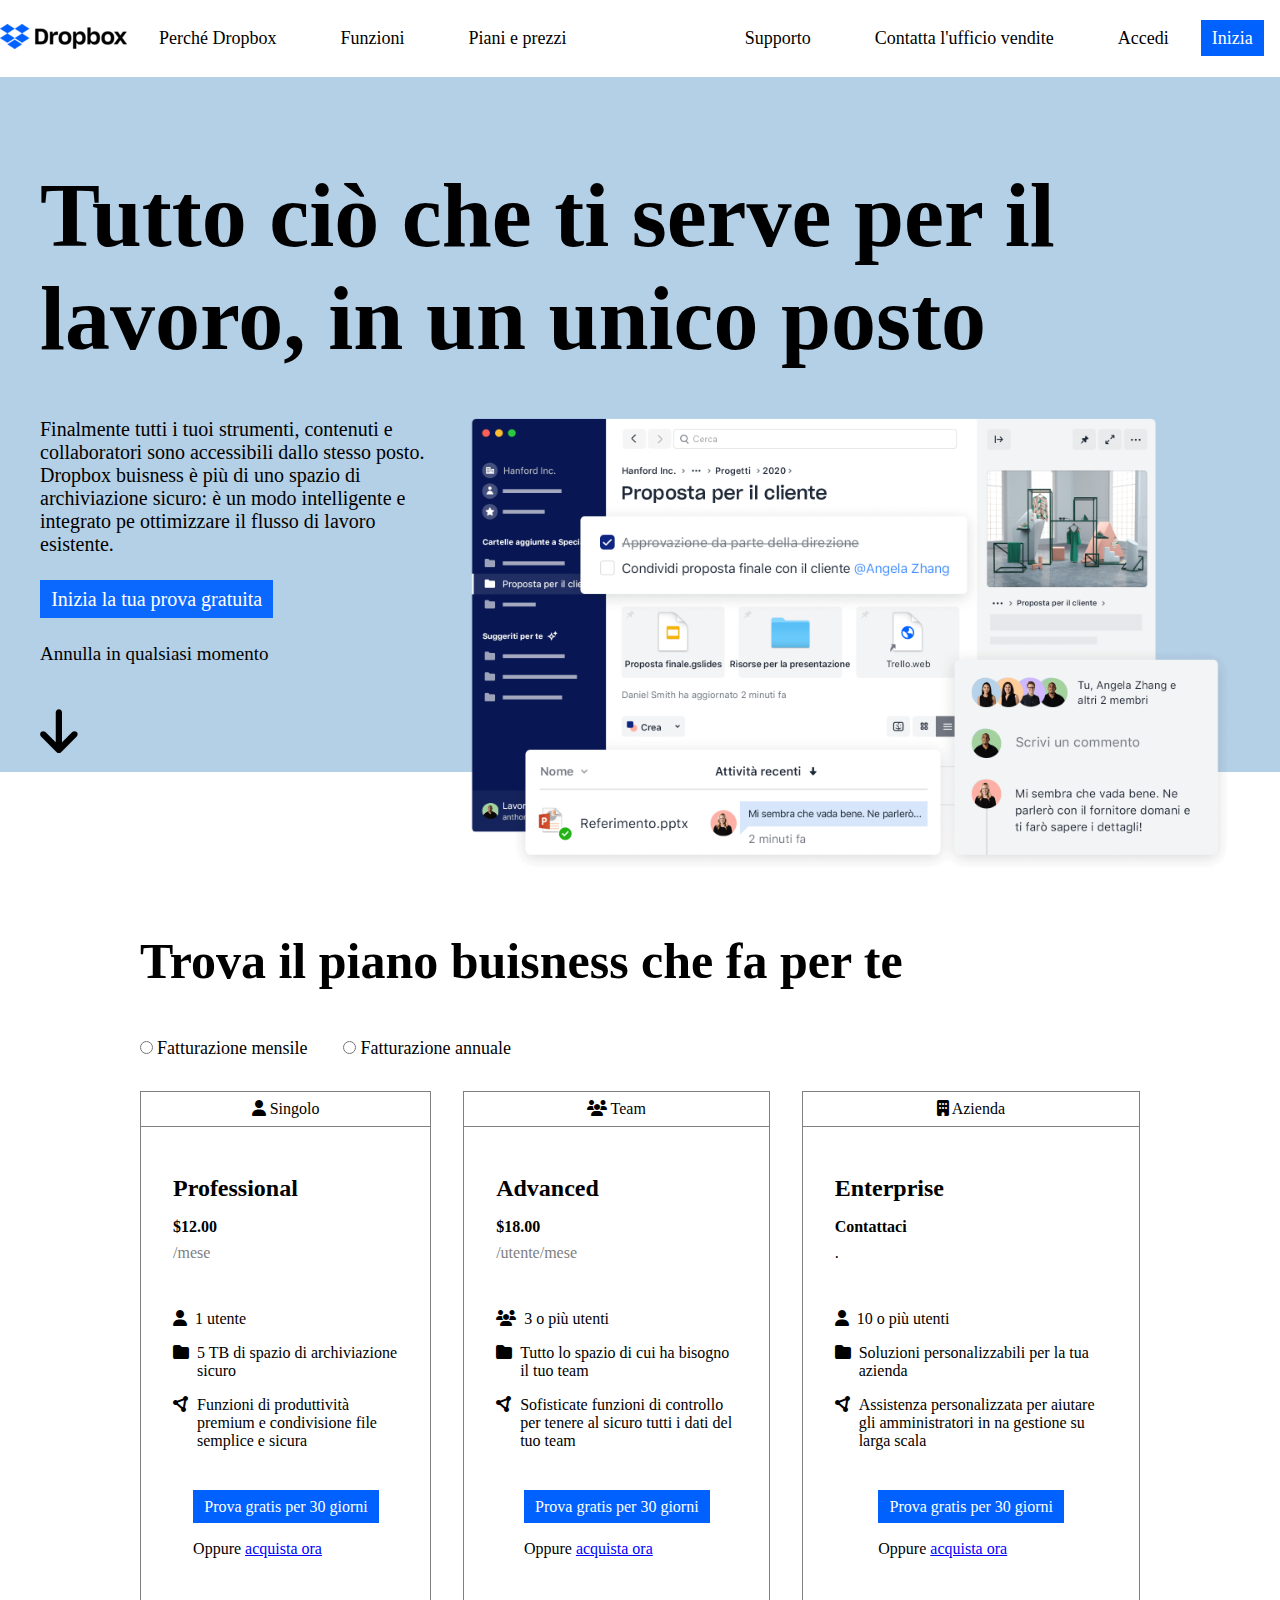
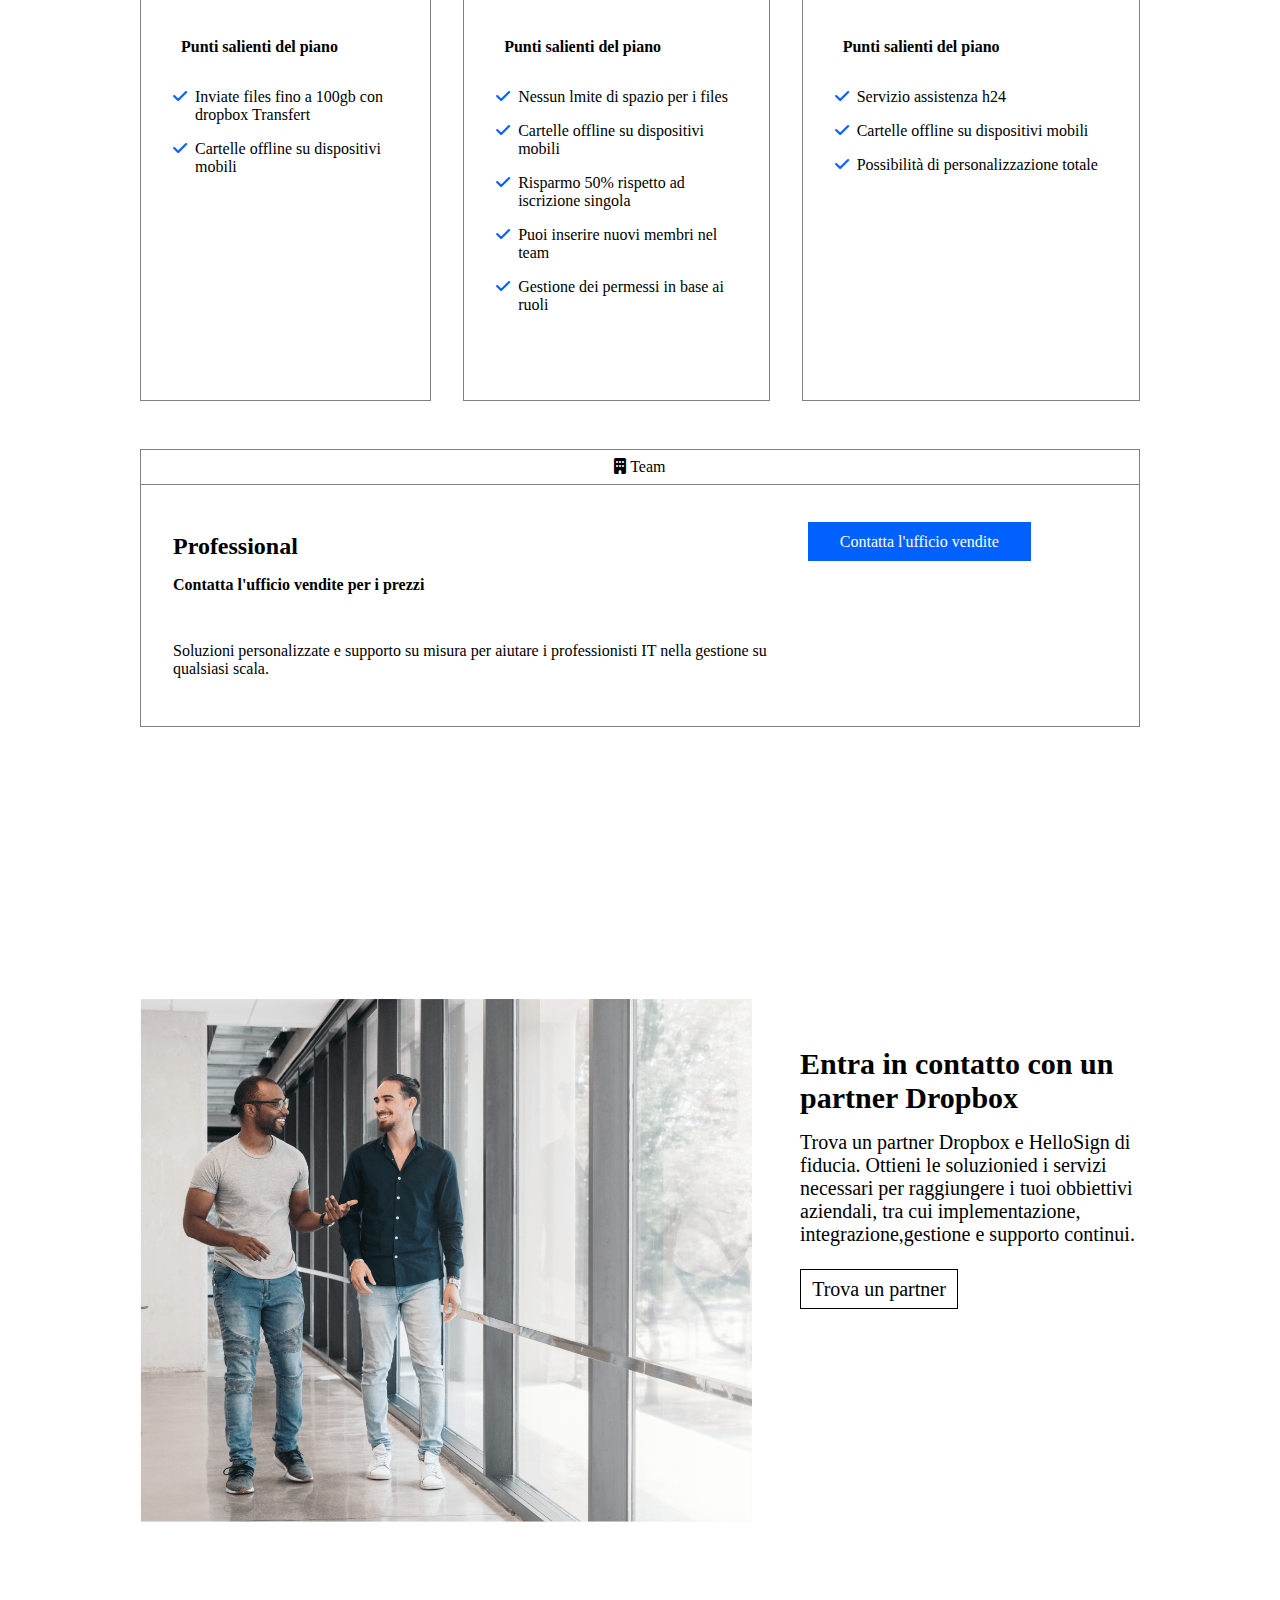
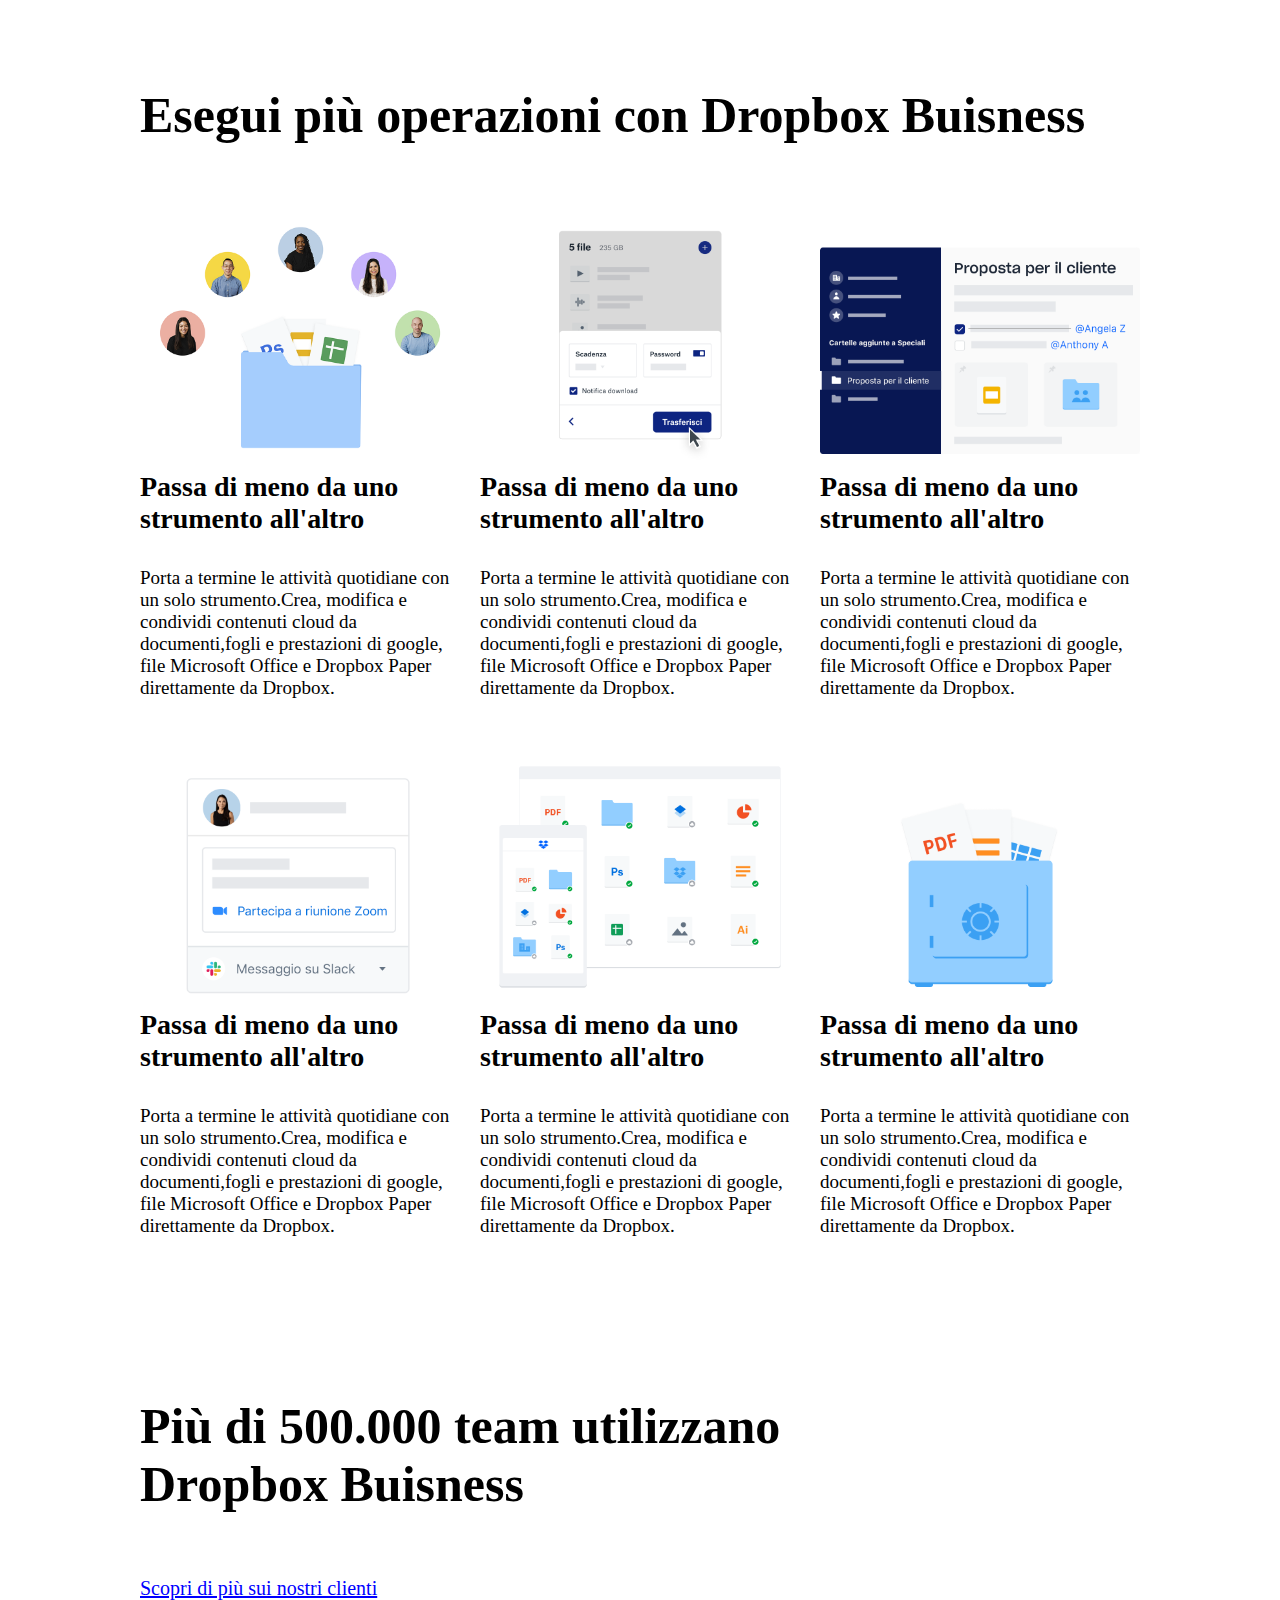
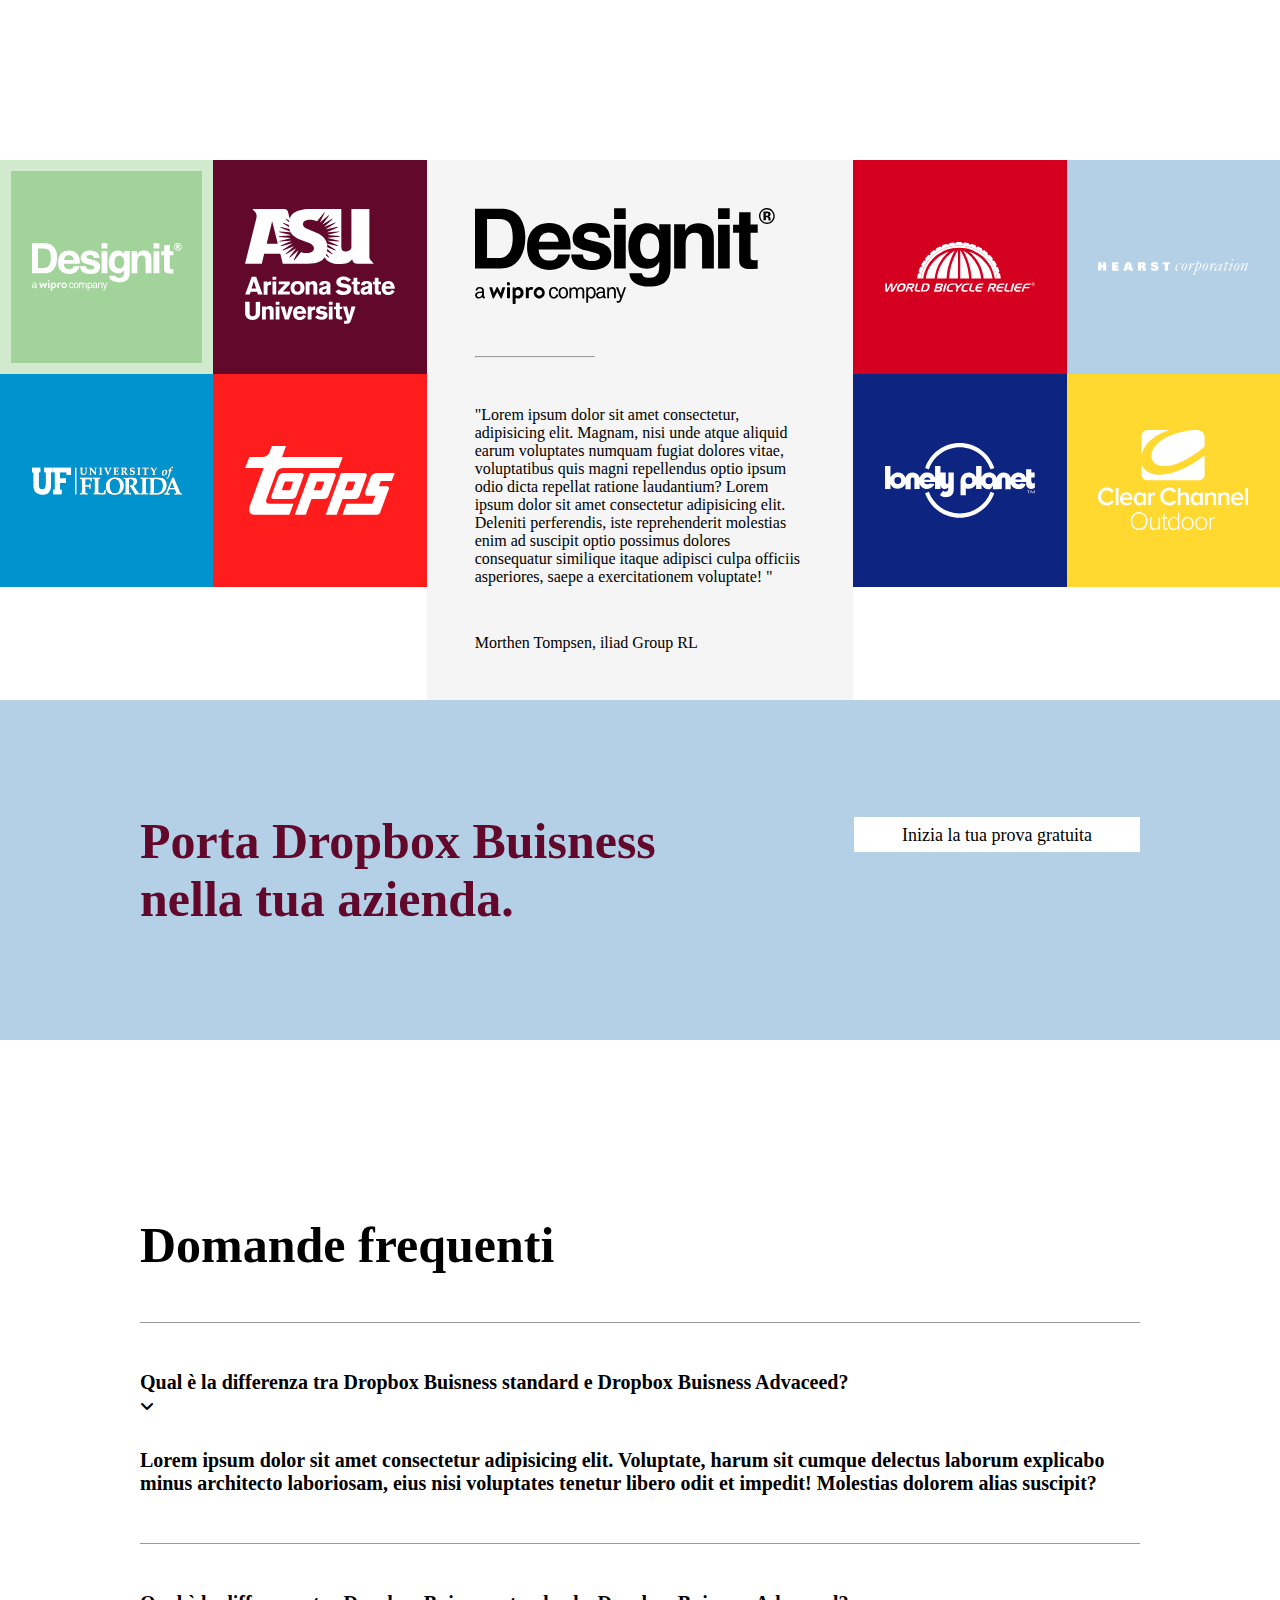
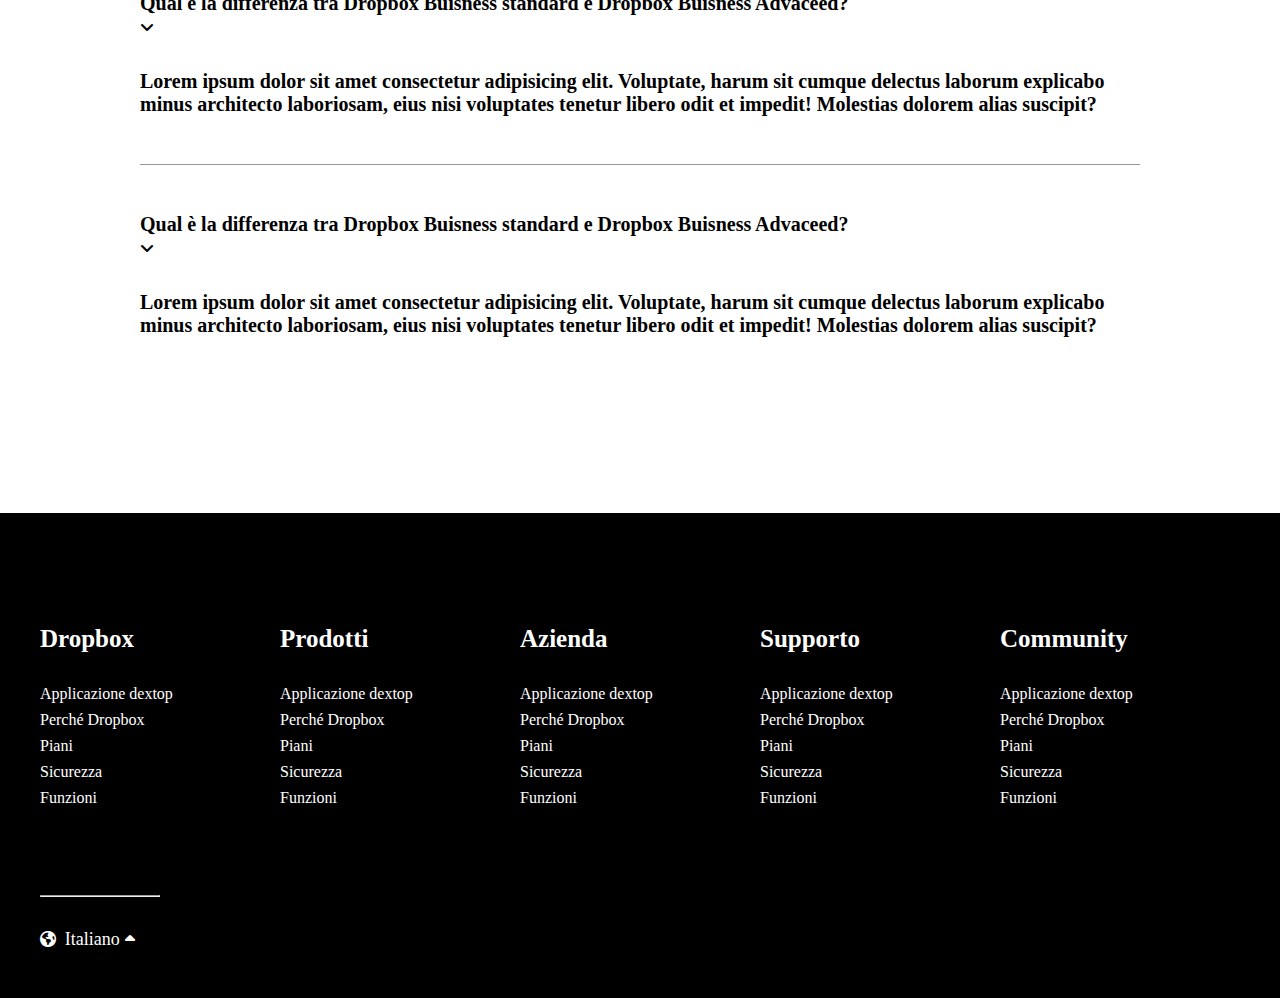
<file: index.html>
<!DOCTYPE html>
<html lang="en">

<head>
    <link rel="stylesheet" href="https://cdnjs.cloudflare.com/ajax/libs/font-awesome/6.1.1/css/all.min.css">
    <link rel="stylesheet" href="css/style.css">
    <meta charset="UTF-8">
    <meta http-equiv="X-UA-Compatible" content="IE=edge">
    <meta name="viewport" content="width=device-width, initial-scale=1.0">
    <title>Dropbox</title>
</head>

<body>
    <header>
        <div class="header-container flex">
            <div class="main-column flex">
                <div class="header-column"><img src="img/logo-small.png" alt=""></div>
                <div class="header-column"><a href="">Perché Dropbox</a></div>
                <div class="header-column"><a href="">Funzioni</a></div>
                <div class="header-column"><a href="">Piani e prezzi</a></div>
            </div>
            <div class="main-column main-column-right flex">
                <div class="header-column"><a href="">Supporto</a></div>
                <div class="header-column"><a href="">Contatta l'ufficio vendite</a></div>
                <div class="header-column"><a href="">Accedi</a></div>
                <div class="header-column"><a class="header-button" href="">Inizia</a></div>

            </div>

        </div>

    </header>

    <main>
        <div class=" section-blue">
            <div class="big-container relative">
                <h1>Tutto ciò che ti serve per il lavoro, in un unico posto</h1>
                <div class="flex">
                    <div>
                        <p>Finalmente tutti i tuoi strumenti, contenuti e collaboratori sono accessibili dallo stesso
                            posto.
                            Dropbox buisness è più di uno spazio di archiviazione sicuro: è un modo intelligente e
                            integrato pe ottimizzare il flusso di lavoro esistente.
                        </p>
                        <a class="header-button section-blue-button" href="">Inizia la tua prova gratuita</a>
                        <div class="button-description">Annulla in qualsiasi momento</div>
                        <div class="section-blue-icon">
                            <i class="fa-solid fa-arrow-down"></i>
                        </div>
                    </div>
                    <div><img src="img/jumbo.png" alt=""></div>
                </div>
            </div>
        </div>
        <div class=" section-2">
            <div class="small-container">
                <h1 style="font-size: 50px; font-weight: bold;" class="pad-bottom-biggest">Trova il piano buisness che
                    fa per te</h1>
                <div class="pad-bottom-big">
                    <input type="radio" name="" id=""> <span class="radio-button">Fatturazione mensile</span>
                    <input type="radio" name="" id=""> <span class="radio-button">Fatturazione annuale</span>
                </div>
                <div class="flex gap pad-bottom-biggest">
                    <div class="column">
                        <div class="card">
                            <div class="card-title"><i class="fa-solid fa-user"></i><span> Singolo</span></div>
                            <div class="card-subtitle">
                                <div class="pad-bottom-medium">
                                    <h2>Professional</h2>
                                </div>
                                <div class="pad-bottom-small bold">$12.00</div>
                                <div class="pad-bottom-biggest color-grey">/mese</div>
                                <div class="pad-bottom-biggest">
                                    <ul>
                                        <li>
                                            <div class="flex pad-bottom-medium">
                                                <div class="column-no-grow icons"><i class="fa-solid fa-user"></i></div>
                                                <div class="column"> 1 utente</div>
                                            </div>
                                        </li>
                                        <li>
                                            <div class="flex pad-bottom-medium">
                                                <div class="column-no-grow icons"><i class="fa-solid fa-folder"></i>
                                                </div>
                                                <div class="column"> 5 TB di spazio di archiviazione sicuro</div>
                                            </div>
                                        </li>
                                        <li>
                                            <div class="flex">
                                                <div class="column-no-grow icons"><i
                                                        class="fa-solid fa-circle-nodes"></i></div>
                                                <div class="column">Funzioni di produttività premium e condivisione file
                                                    semplice e sicura</div>
                                            </div>
                                        </li>
                                    </ul>
                                </div>
                                <div class="button-position pad-bottom-biggest">
                                    <a class="header-button pad-bottom-biggest" href="">Prova gratis per 30 giorni</a>
                                    <div style="margin-top: 1.5rem;">Oppure <a style="color: blue;" href="">acquista
                                            ora</a></div>
                                </div>
                                <div class="pad-bottom-big">
                                    <h4>Punti salienti del piano</h4>
                                </div>
                                <div class="pad-bottom-medium">
                                    <ul>
                                        <li>
                                            <div class="flex pad-bottom-medium">
                                                <div class="column-no-grow icons"><i style="color: #0061FF;"
                                                        class="fa-solid fa-check"></i></div>
                                                <div class="column"> Inviate files fino a 100gb con dropbox Transfert
                                                </div>
                                            </div>
                                        </li>
                                        <li>
                                            <div class="flex pad-bottom-medium">
                                                <div class="column-no-grow icons"><i style="color: #0061FF;"
                                                        class="fa-solid fa-check"></i></div>
                                                <div class="column"> Cartelle offline su dispositivi mobili</div>
                                            </div>
                                        </li>
                            
                                    </ul>
                                </div>

                            </div>
                        </div>
                    </div>
                    <div class="column">
                        <div class="card">
                            <div class="card-title"><i class="fa-solid fa-users"></i><span> Team</span></div>
                            <div class="card-subtitle">
                                <div class="pad-bottom-medium">
                                    <h2>Advanced</h2>
                                </div>
                                <div class="pad-bottom-small bold">$18.00</div>
                                <div class="pad-bottom-biggest color-grey">/utente/mese</div>
                                <div class="pad-bottom-biggest">
                                    <ul>
                                        <li>
                                            <div class="flex pad-bottom-medium">
                                                <div class="column-no-grow icons"><i class="fa-solid fa-users"></i>
                                                </div>
                                                <div class="column"> 3 o più utenti</div>
                                            </div>
                                        </li>
                                        <li>
                                            <div class="flex pad-bottom-medium">
                                                <div class="column-no-grow icons"><i class="fa-solid fa-folder"></i>
                                                </div>
                                                <div class="column"> Tutto lo spazio di cui ha bisogno il tuo team</div>
                                            </div>
                                        </li>
                                        <li>
                                            <div class="flex">
                                                <div class="column-no-grow icons"><i
                                                        class="fa-solid fa-circle-nodes"></i></div>
                                                <div class="column">Sofisticate funzioni di controllo per tenere al
                                                    sicuro tutti i dati del tuo team</div>
                                            </div>
                                        </li>
                                    </ul>
                                </div>
                                <div class="button-position pad-bottom-biggest">
                                    <a class="header-button pad-bottom-biggest" href="">Prova gratis per 30 giorni</a>
                                    <div style="margin-top: 1.5rem;">Oppure <a style="color: blue;" href="">acquista
                                            ora</a></div>
                                </div>
                                <div class="pad-bottom-big">
                                    <h4>Punti salienti del piano</h4>
                                </div>
                                <div class="pad-bottom-medium">
                                    <ul>
                                        <li>
                                            <div class="flex pad-bottom-medium">
                                                <div class="column-no-grow icons"><i style="color: #0061FF;"
                                                        class="fa-solid fa-check"></i></div>
                                                <div class="column"> Nessun lmite di spazio per i files</div>
                                            </div>
                                        </li>
                                        <li>
                                            <div class="flex pad-bottom-medium">
                                                <div class="column-no-grow icons"><i style="color: #0061FF;"
                                                        class="fa-solid fa-check"></i></div>
                                                <div class="column"> Cartelle offline su dispositivi mobili</div>
                                            </div>
                                        </li>
                                        <li>
                                            <div class="flex pad-bottom-medium">
                                                <div class="column-no-grow icons"><i style="color: #0061FF;"
                                                        class="fa-solid fa-check"></i></div>
                                                <div class="column"> Risparmo 50% rispetto ad iscrizione singola</div>
                                            </div>
                                        </li>
                                        <li>
                                            <div class="flex pad-bottom-medium">
                                                <div class="column-no-grow icons"><i style="color: #0061FF;"
                                                        class="fa-solid fa-check"></i></div>
                                                <div class="column"> Puoi inserire nuovi membri nel team</div>
                                            </div>
                                        </li>
                                        <li>
                                            <div class="flex pad-bottom-medium">
                                                <div class="column-no-grow icons"><i style="color: #0061FF;"
                                                        class="fa-solid fa-check"></i></div>
                                                <div class="column"> Gestione dei permessi in base ai ruoli</div>
                                            </div>
                                        </li>
                                    </ul>
                                </div>
                            </div>
                        </div>
                    </div>
                    <div class="column">
                        <div class="card">
                            <div class="card-title"><i class="fa-solid fa-building"></i><span> Azienda</span></div>
                            <div class="card-subtitle">
                                <div class="pad-bottom-medium">
                                    <h2>Enterprise</h2>
                                </div>
                                <div class="pad-bottom-small bold">Contattaci</div>
                                <div class="pad-bottom-biggest">.</div>
                                <div class="pad-bottom-biggest">
                                    <ul>
                                        <li>
                                            <div class="flex pad-bottom-medium">
                                                <div class="column-no-grow icons"><i class="fa-solid fa-user"></i></div>
                                                <div class="column"> 10 o più utenti</div>
                                            </div>
                                        </li>
                                        <li>
                                            <div class="flex pad-bottom-medium">
                                                <div class="column-no-grow icons"><i class="fa-solid fa-folder"></i>
                                                </div>
                                                <div class="column"> Soluzioni personalizzabili per la tua azienda</div>
                                            </div>
                                        </li>
                                        <li>
                                            <div class="flex">
                                                <div class="column-no-grow icons"><i
                                                        class="fa-solid fa-circle-nodes"></i></div>
                                                <div class="column">Assistenza personalizzata per aiutare gli
                                                    amministratori in na gestione su larga scala</div>
                                            </div>
                                        </li>
                                    </ul>
                                </div>
                                <div class="button-position pad-bottom-biggest">
                                    <a class="header-button pad-bottom-biggest" href="">Prova gratis per 30 giorni</a>
                                    <div style="margin-top: 1.5rem;">Oppure <a style="color: blue;" href="">acquista
                                            ora</a></div>
                                </div>
                                <div class="pad-bottom-big">
                                    <h4>Punti salienti del piano</h4>
                                </div>
                                <div class="pad-bottom-medium">
                                    <ul>
                                        <li>
                                            <div class="flex pad-bottom-medium">
                                                <div class="column-no-grow icons"><i style="color: #0061FF;"
                                                        class="fa-solid fa-check"></i></div>
                                                <div class="column"> Servizio assistenza h24</div>
                                            </div>
                                        </li>
                                        <li>
                                            <div class="flex pad-bottom-medium">
                                                <div class="column-no-grow icons"><i style="color: #0061FF;"
                                                        class="fa-solid fa-check"></i></div>
                                                <div class="column"> Cartelle offline su dispositivi mobili</div>
                                            </div>
                                        </li>
                                        <li>
                                            <div class="flex pad-bottom-medium">
                                                <div class="column-no-grow icons"><i style="color: #0061FF;"
                                                        class="fa-solid fa-check"></i></div>
                                                <div class="column"> Possibilità di personalizzazione totale</div>
                                            </div>
                                        </li>
                                    </ul>
                                </div>
                            </div>
                        </div>
                    </div>
                </div>
                <div class="sub-card">
                    <div class="card-title"><i class="fa-solid fa-building"></i><span> Team</span></div>
                    <div class="card-subtitle">
                        <div class="flex ">

                            <div class="column">
                                <div class="pad-bottom-medium">
                                    <h2>Professional</h2>
                                </div>
                                <div class="pad-bottom-biggest bold">Contatta l'ufficio vendite per i prezzi</div>
                                <div>Soluzioni personalizzate e supporto su misura per aiutare i professionisti IT nella
                                    gestione su qualsiasi scala.</div>
                            </div>

                            <div style="width:35%;" class="column">
                                <a href="" class="header-button" style="padding: .7rem 2rem; ">Contatta l'ufficio
                                    vendite</a>
                            </div>
                        </div>
                    </div>

                </div>
            </div>
        </div>
        <div class=" section-3">
            <div class="small-container">
                <div class="flex">
                    <div class="section-3-img-container"><img src="img/partner.png" alt=""></div>
                    <div class="section-3-description-container">
                        <h2>Entra in contatto con un partner Dropbox</h2>
                        <p>Trova un partner Dropbox e HelloSign di fiducia. Ottieni le soluzionied i servizi necessari
                            per raggiungere i tuoi obbiettivi aziendali, tra cui implementazione, integrazione,gestione
                            e supporto continui.</p>
                        <a href="">Trova un partner</a>
                    </div>

                </div>
            </div>
        </div>
        <div class=" section-4">
            <div class="small-container">
                <h1>Esegui più operazioni con Dropbox Buisness</h1>
                <div class=" wrap-fix-column flex">
                    <div class="column">
                        <img src="img/business-feature-switching-tools.png" alt="">
                        <h2>Passa di meno da uno strumento all'altro</h2>
                        <p>Porta a termine le attività quotidiane con un solo strumento.Crea, modifica e condividi
                            contenuti cloud da documenti,fogli e prestazioni di google, file Microsoft Office e Dropbox
                            Paper direttamente da Dropbox.</p>
                    </div>
                    <div class="column">
                        <img src="img/business-feature-send-files-it.png" alt="">
                        <h2>Passa di meno da uno strumento all'altro</h2>
                        <p>Porta a termine le attività quotidiane con un solo strumento.Crea, modifica e condividi
                            contenuti cloud da documenti,fogli e prestazioni di google, file Microsoft Office e Dropbox
                            Paper direttamente da Dropbox.</p>
                    </div>
                    <div class="column">
                        <img src="img/business-feature-coordinate-it.png" alt="">
                        <h2>Passa di meno da uno strumento all'altro</h2>
                        <p>Porta a termine le attività quotidiane con un solo strumento.Crea, modifica e condividi
                            contenuti cloud da documenti,fogli e prestazioni di google, file Microsoft Office e Dropbox
                            Paper direttamente da Dropbox.</p>
                    </div>
                    <div class="column">
                        <img src="img/business-feature-integrations-it.png" alt="">
                        <h2>Passa di meno da uno strumento all'altro</h2>
                        <p>Porta a termine le attività quotidiane con un solo strumento.Crea, modifica e condividi
                            contenuti cloud da documenti,fogli e prestazioni di google, file Microsoft Office e Dropbox
                            Paper direttamente da Dropbox.</p>
                    </div>
                    <div class="column">
                        <img src="img/business-feature-multi-device.png" alt="">
                        <h2>Passa di meno da uno strumento all'altro</h2>
                        <p>Porta a termine le attività quotidiane con un solo strumento.Crea, modifica e condividi
                            contenuti cloud da documenti,fogli e prestazioni di google, file Microsoft Office e Dropbox
                            Paper direttamente da Dropbox.</p>
                    </div>
                    <div class="column">
                        <img src="img/business-feature-security.png" alt="">
                        <h2>Passa di meno da uno strumento all'altro</h2>
                        <p>Porta a termine le attività quotidiane con un solo strumento.Crea, modifica e condividi
                            contenuti cloud da documenti,fogli e prestazioni di google, file Microsoft Office e Dropbox
                            Paper direttamente da Dropbox.</p>
                    </div>
                </div>
            </div>

        </div>
        <div class=" section-5">
            <div class="small-container">
                <h1>Più di 500.000 team utilizzano Dropbox Buisness</h1>
                <a href="">Scopri di più sui nostri clienti</a>
            </div>
        </div>
        <div class=" section-6">
            <div class="full-screen">
                <div class="flex ">
                    <div class="column partition">
                        <div class="flex  flex-center">
                            <div style="background-color: #A2D39B; border: .7rem solid #D1E9CD;"
                                class="column flex flex-center half-partition"><img src="img/designit.svg" alt=""></div>
                            <div style="background-color: #61082B;" class="column flex flex-center half-partition"><img
                                    src="img/arizona_state_university.svg" alt=""></div>
                        </div>
                        <div class="flex ">
                            <div style="background-color: #0093CE;" class="column flex flex-center half-partition"><img
                                    src="img/university_of_florida.svg" alt=""></div>
                            <div style="background-color:#FF1C1C;" class="column flex flex-center half-partition"><img
                                    src="img/topps.svg" alt=""></div>
                        </div>
                    </div>
                    <div class="column logo partition">
                        <div class="little-container">
                            <div><img style="width: 300px; filter: none;" src="img/designit.svg" alt=""></div>
                            <div class="section-6-br-line">
                                <hr>
                            </div>
                            <p style="padding-bottom: 3rem;">"Lorem ipsum dolor sit amet consectetur, adipisicing elit.
                                Magnam, nisi unde atque aliquid earum voluptates numquam fugiat dolores vitae,
                                voluptatibus quis magni repellendus optio ipsum odio dicta repellat ratione laudantium?
                                Lorem ipsum dolor sit amet consectetur adipisicing elit. Deleniti perferendis, iste
                                reprehenderit molestias enim ad suscipit optio possimus dolores consequatur similique
                                itaque adipisci culpa officiis asperiores, saepe a exercitationem voluptate! "</p>
                            <span>Morthen Tompsen, iliad Group RL</span>
                        </div>
                    </div>
                    <div class="column partition">
                        <div class="flex ">
                            <div style="background-color: #D5001F;" class="column flex flex-center half-partition"><img
                                    src="img/world_bicycle_relief.svg" alt=""></div>
                            <div style="background-color: #B4D0E7;" class="column flex flex-center half-partition"><img
                                    src="img/hearst_corp.svg" alt=""></div>
                        </div>
                        <div class="flex ">
                            <div style="background-color: #0D2481;" class="column flex flex-center half-partition"><img
                                    src="img/lonely_planet.svg" alt=""></div>
                            <div style="background-color: #FFD830;" class="column flex flex-center half-partition"><img
                                    src="img/clear_channel.svg" alt=""></div>
                        </div>
                    </div>
                </div>
            </div>
        </div>
        <div class=" section-7">
            <div class="small-container">
                <div class="flex">
                    <div class="section7-purple-title">Porta Dropbox Buisness nella tua azienda.</div>
                    <a href="">Inizia la tua prova gratuita</a>
                </div>

            </div>
        </div>
        <div class=" section-8">
            <div class="small-container">
                <div class="flex-column">
                    <div class="title question">Domande frequenti</div>
                    <div class="question relative">
                         
                        <div> Qual è la differenza tra Dropbox Buisness standard e Dropbox Buisness Advaceed?</div> 
                         <i class="question-icon fa-solid fa-angle-down"></i>                             
                        <p style="padding-top: 2rem;" class="hidden">Lorem ipsum dolor sit amet consectetur adipisicing elit. Voluptate, harum sit cumque delectus laborum explicabo minus architecto laboriosam, eius nisi voluptates tenetur libero odit et impedit! Molestias dolorem alias suscipit?</p>           
                  </div>

                  <div class="question relative">
                       
                      <div> Qual è la differenza tra Dropbox Buisness standard e Dropbox Buisness Advaceed?</div> 
                       <i class="question-icon fa-solid fa-angle-down"></i>                             
                      <p style="padding-top: 2rem;" class="hidden">Lorem ipsum dolor sit amet consectetur adipisicing elit. Voluptate, harum sit cumque delectus laborum explicabo minus architecto laboriosam, eius nisi voluptates tenetur libero odit et impedit! Molestias dolorem alias suscipit?</p>           
                  </div>
                  
                  <div class="question relative">
                       
                      <div> Qual è la differenza tra Dropbox Buisness standard e Dropbox Buisness Advaceed?</div> 
                      <i class="question-icon fa-solid fa-angle-down"></i>                             
                      <p style="padding-top: 2rem;" class="hidden">Lorem ipsum dolor sit amet consectetur adipisicing elit. Voluptate, harum sit cumque delectus laborum explicabo minus architecto laboriosam, eius nisi voluptates tenetur libero odit et impedit! Molestias dolorem alias suscipit?</p>           
                   </div>
                </div>
            </div>
        </div>

    </main>

    <footer>
        <div class="big-container">
            <div class="top flex">
                <div class="footer-column">
                    <h1>Dropbox</h1>
                    <span class="footer-span">Applicazione dextop</span>
                    <span class="footer-span">Perché Dropbox</span>
                    <span class="footer-span">Piani</span>
                    <span class="footer-span">Sicurezza</span>
                    <span class="footer-span">Funzioni</span>
                </div>
                <div class="footer-column">
                    <h1>Prodotti</h1>
                    <span class="footer-span">Applicazione dextop</span>
                    <span class="footer-span">Perché Dropbox</span>
                    <span class="footer-span">Piani</span>
                    <span class="footer-span">Sicurezza</span>
                    <span class="footer-span">Funzioni</span>
                </div>
                <div class="footer-column">
                    <h1>Azienda</h1>
                    <span class="footer-span">Applicazione dextop</span>
                    <span class="footer-span">Perché Dropbox</span>
                    <span class="footer-span">Piani</span>
                    <span class="footer-span">Sicurezza</span>
                    <span class="footer-span">Funzioni</span>
                </div>
                <div class="footer-column">
                    <h1>Supporto</h1>
                    <span class="footer-span">Applicazione dextop</span>
                    <span class="footer-span">Perché Dropbox</span>
                    <span class="footer-span">Piani</span>
                    <span class="footer-span">Sicurezza</span>
                    <span class="footer-span">Funzioni</span>
                </div>
                <div class="footer-column">
                    <h1>Community</h1>
                    <span class="footer-span">Applicazione dextop</span>
                    <span class="footer-span">Perché Dropbox</span>
                    <span class="footer-span">Piani</span>
                    <span class="footer-span">Sicurezza</span>
                    <span class="footer-span">Funzioni</span>
                </div>

            </div>
            <div class="br-line">
                <hr>
            </div>
            <div class="bottom">
                <i class="fa-solid fa-earth-americas"></i>
                <span class="language-padding">Italiano</span>
                <i class="fa-solid fa-caret-up"></i>
            </div>

        </div>

    </footer>
</body>

</html>
</file>
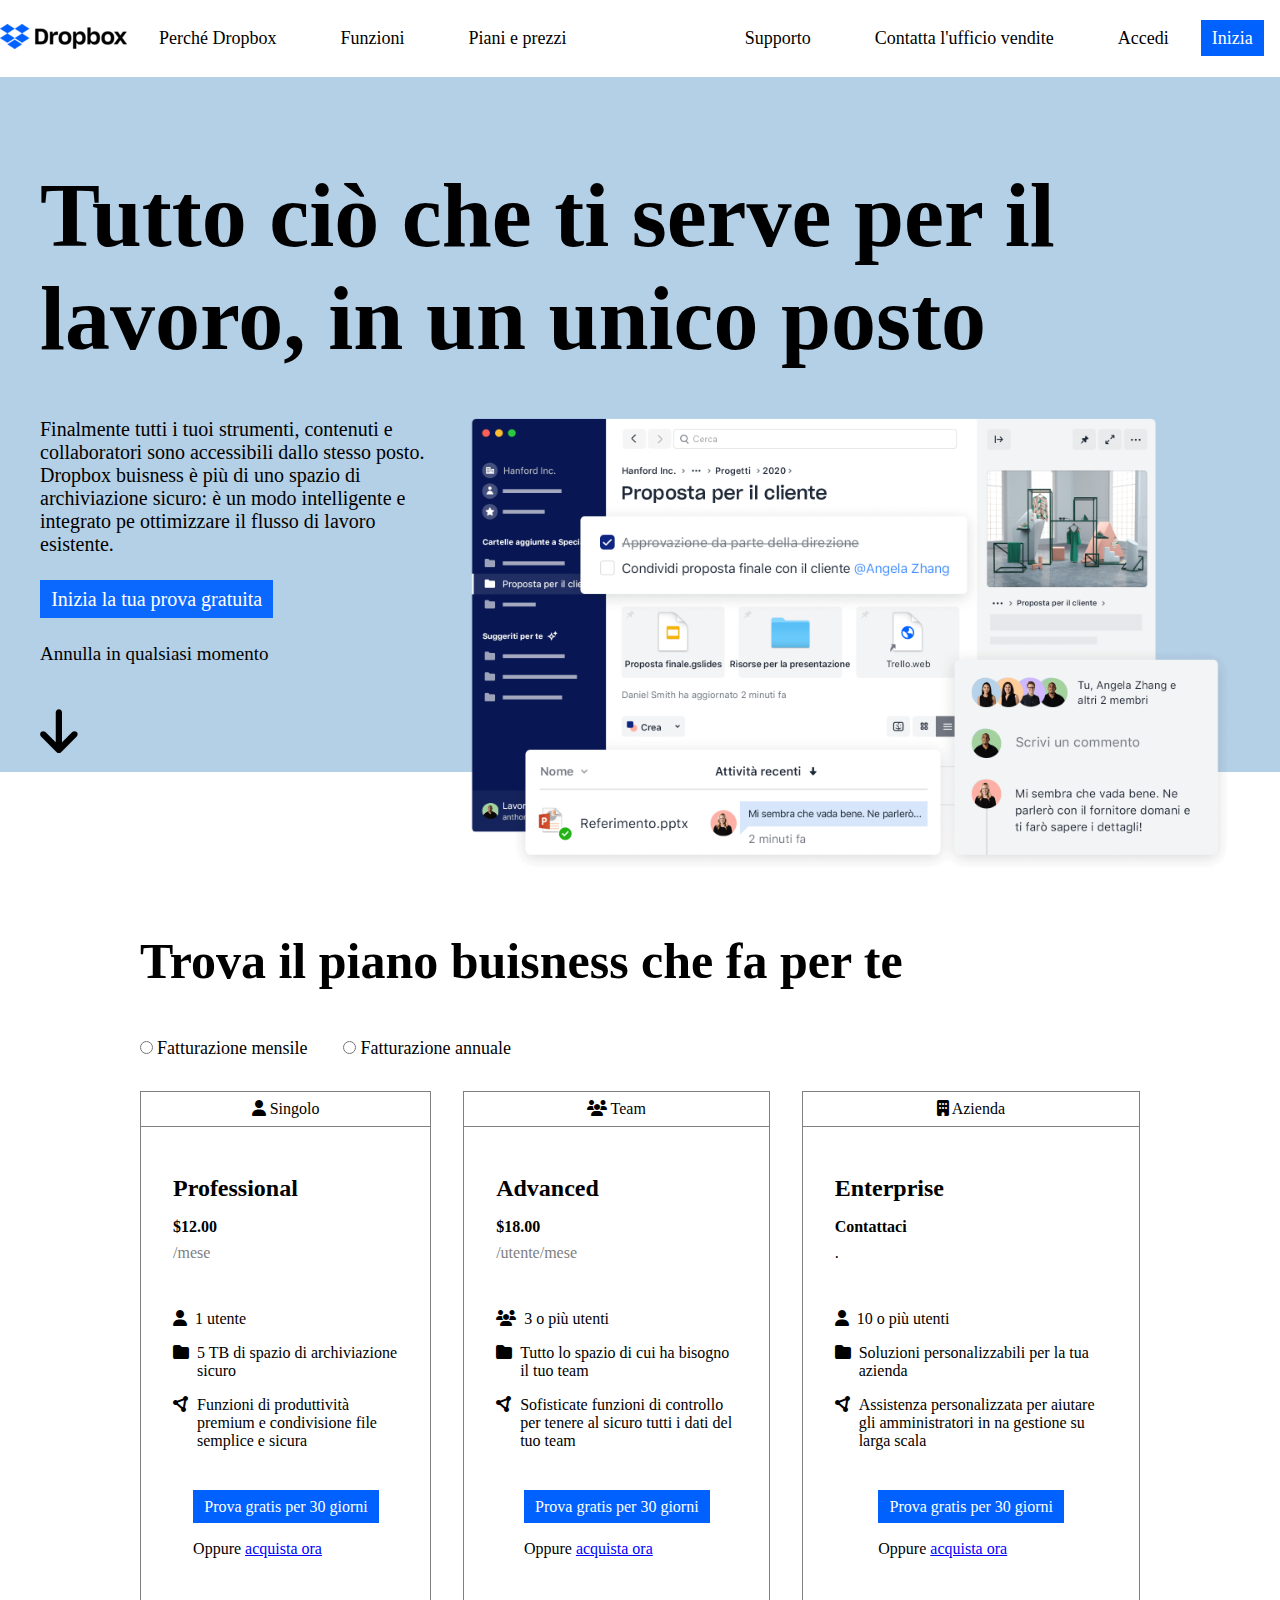
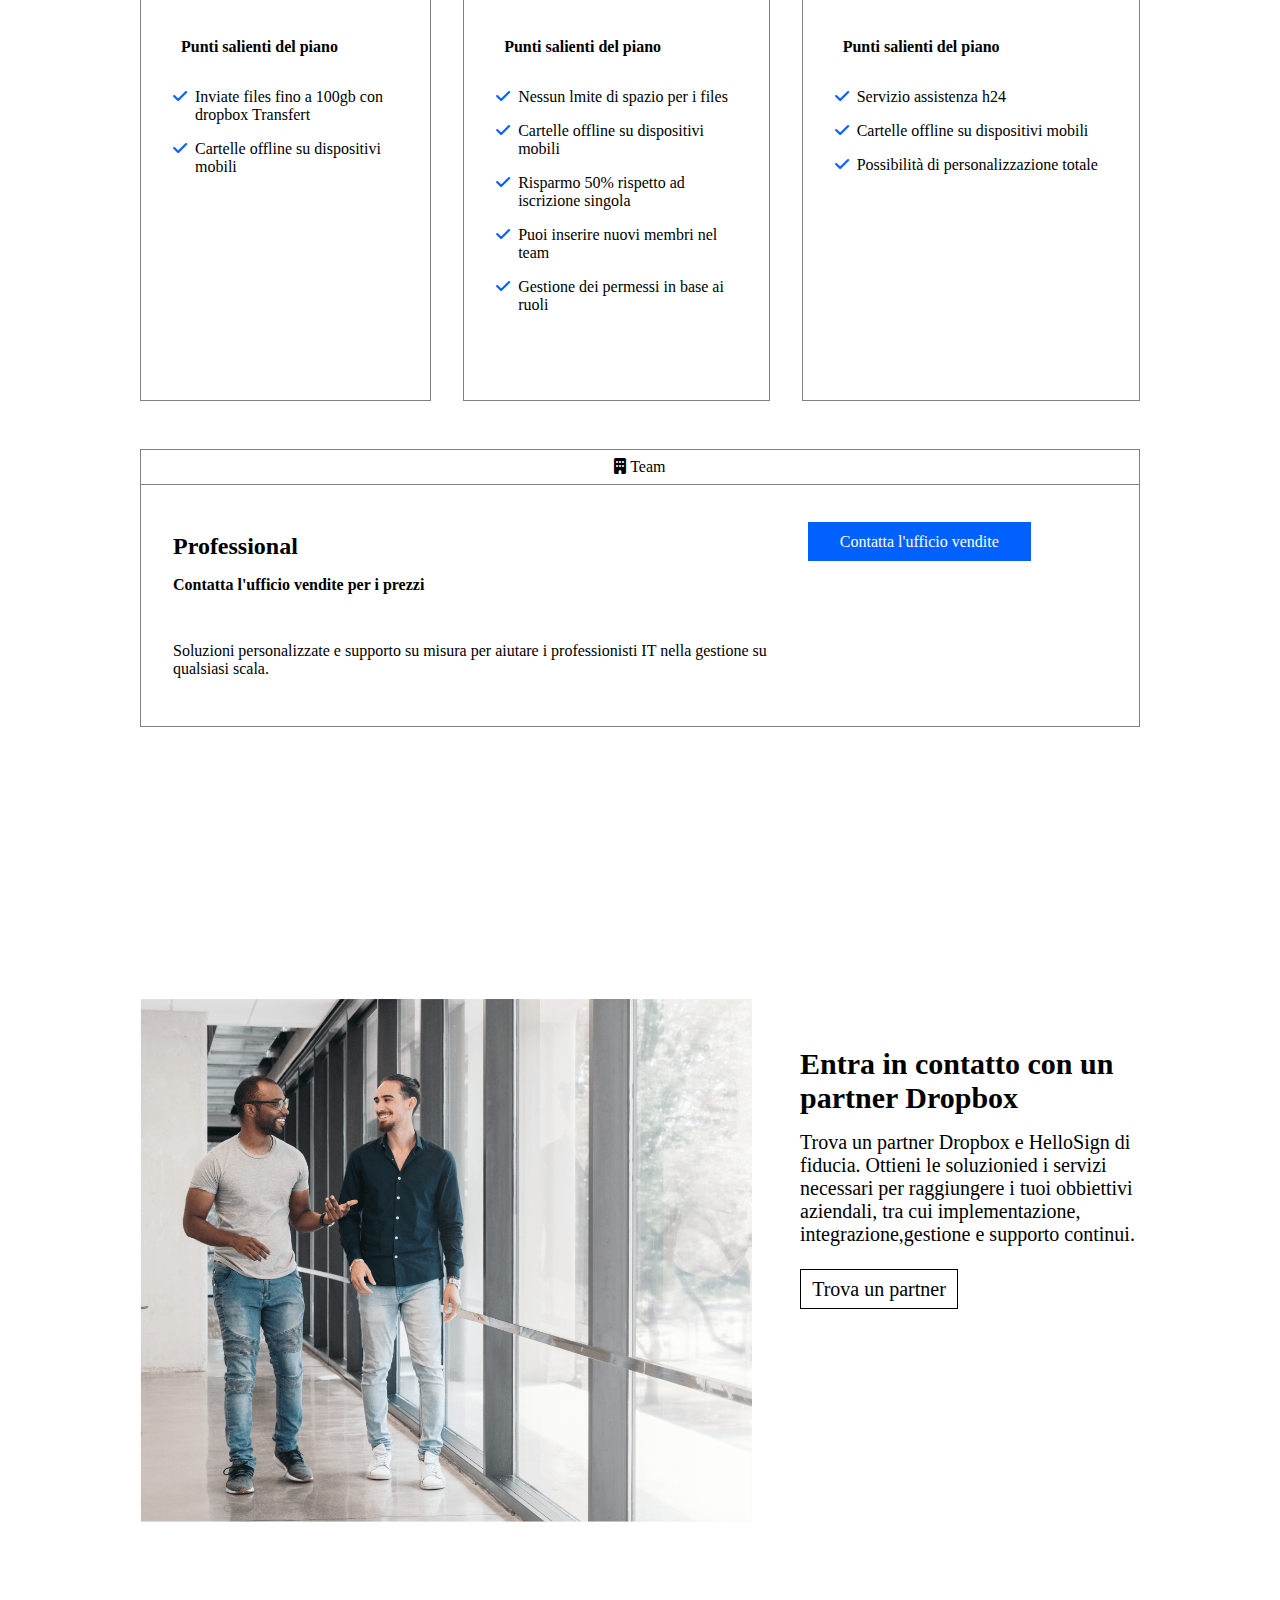
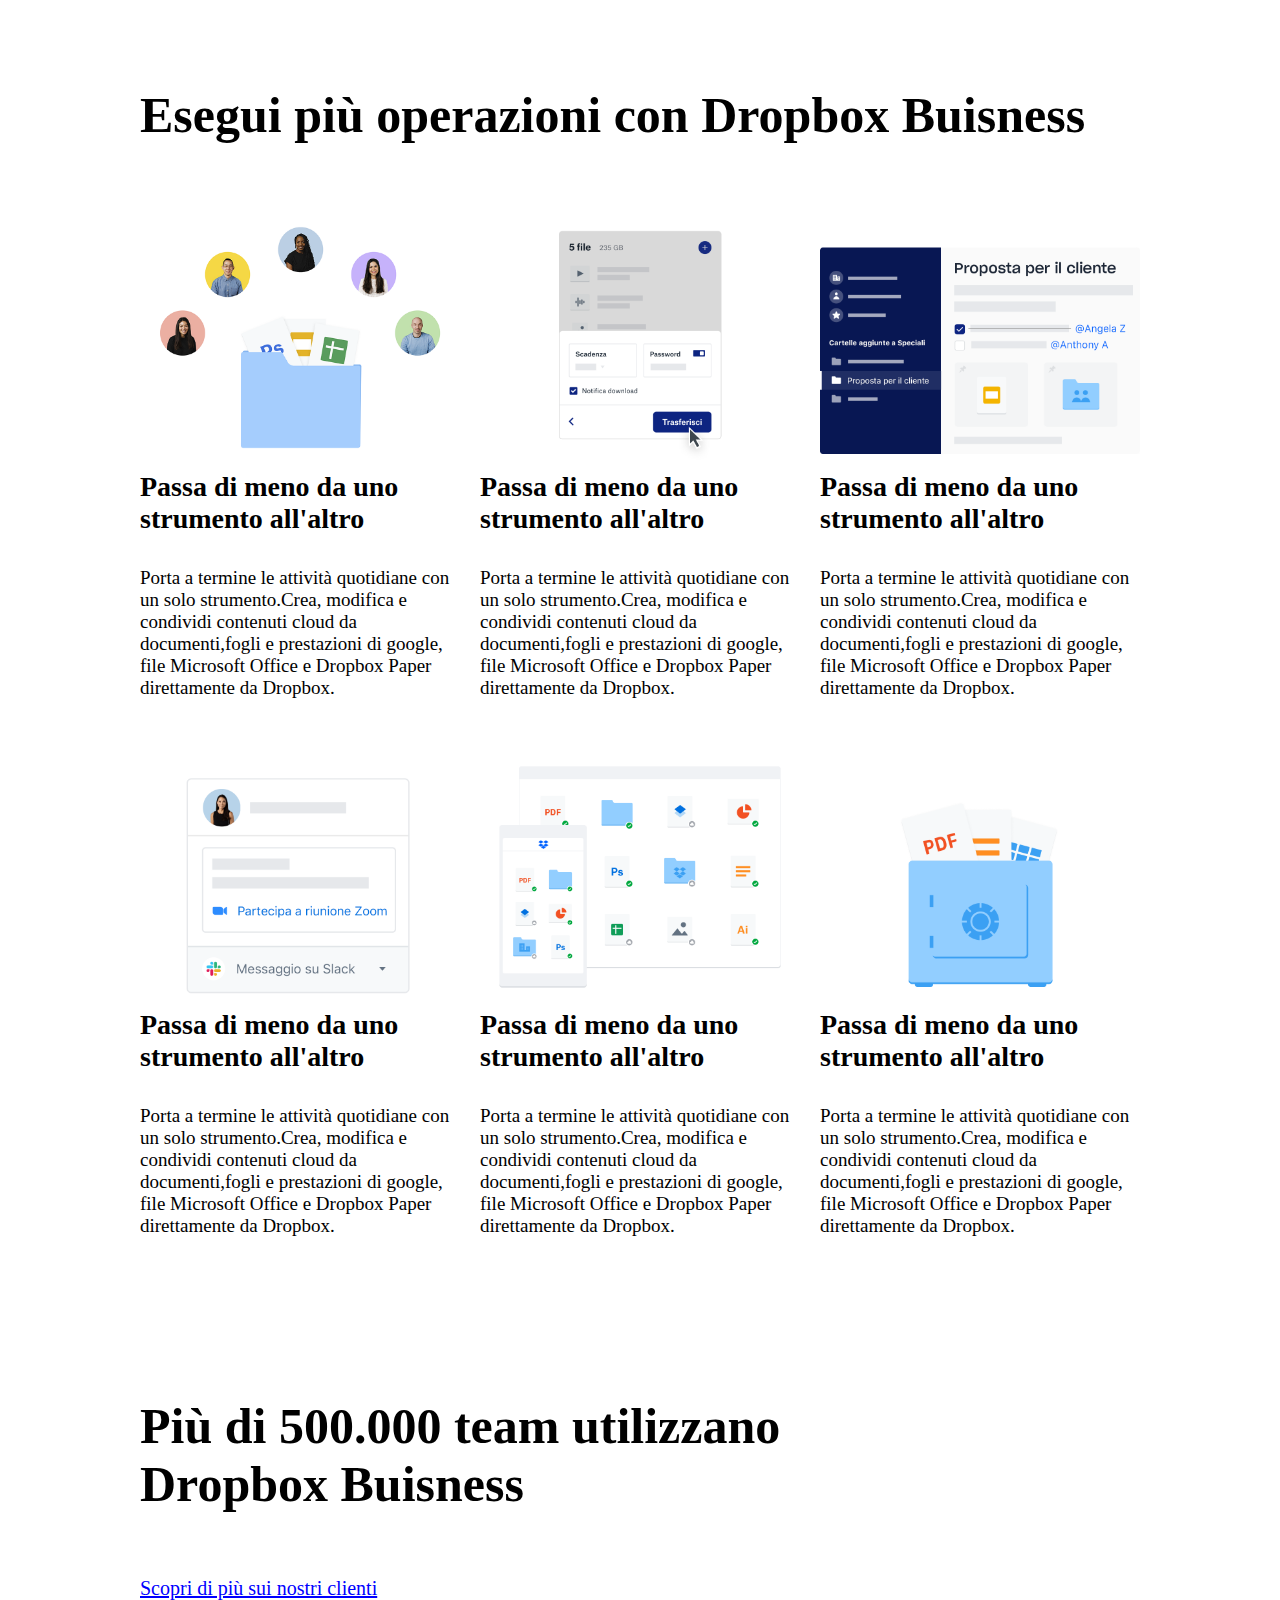
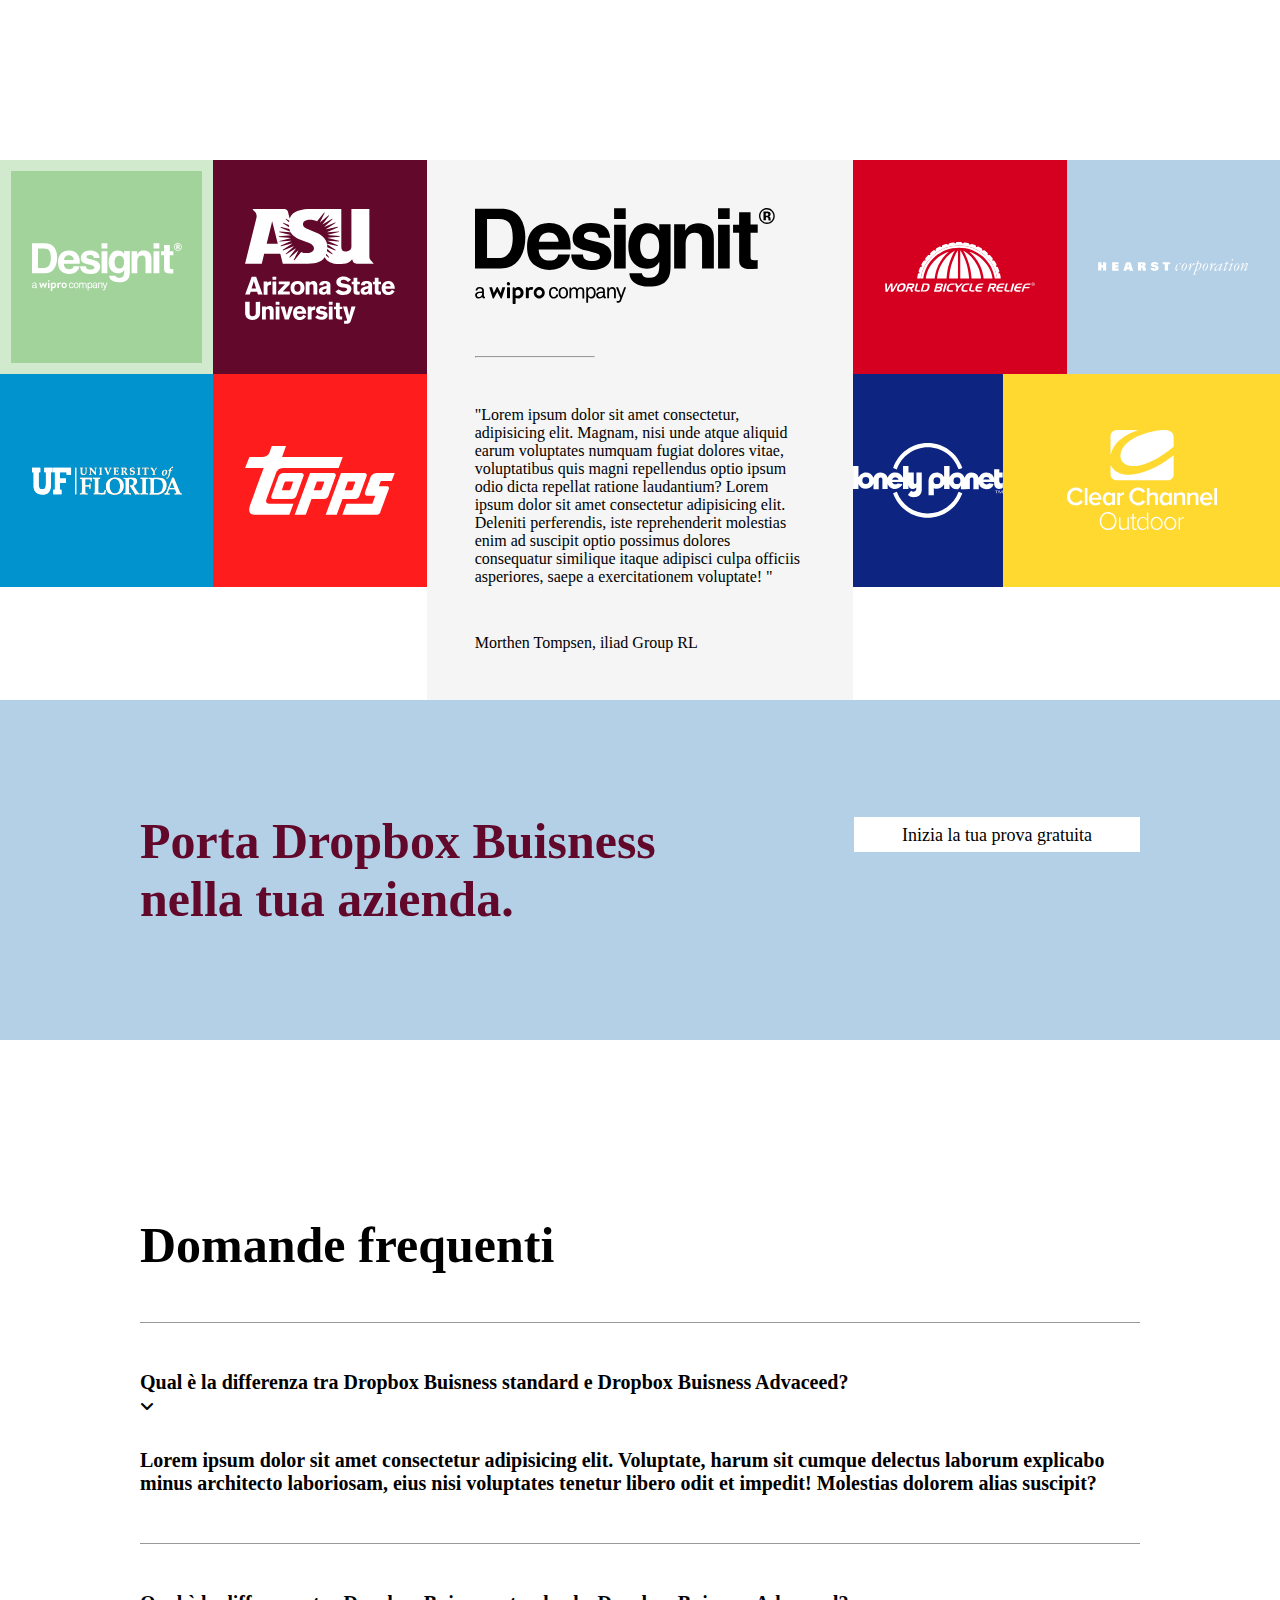
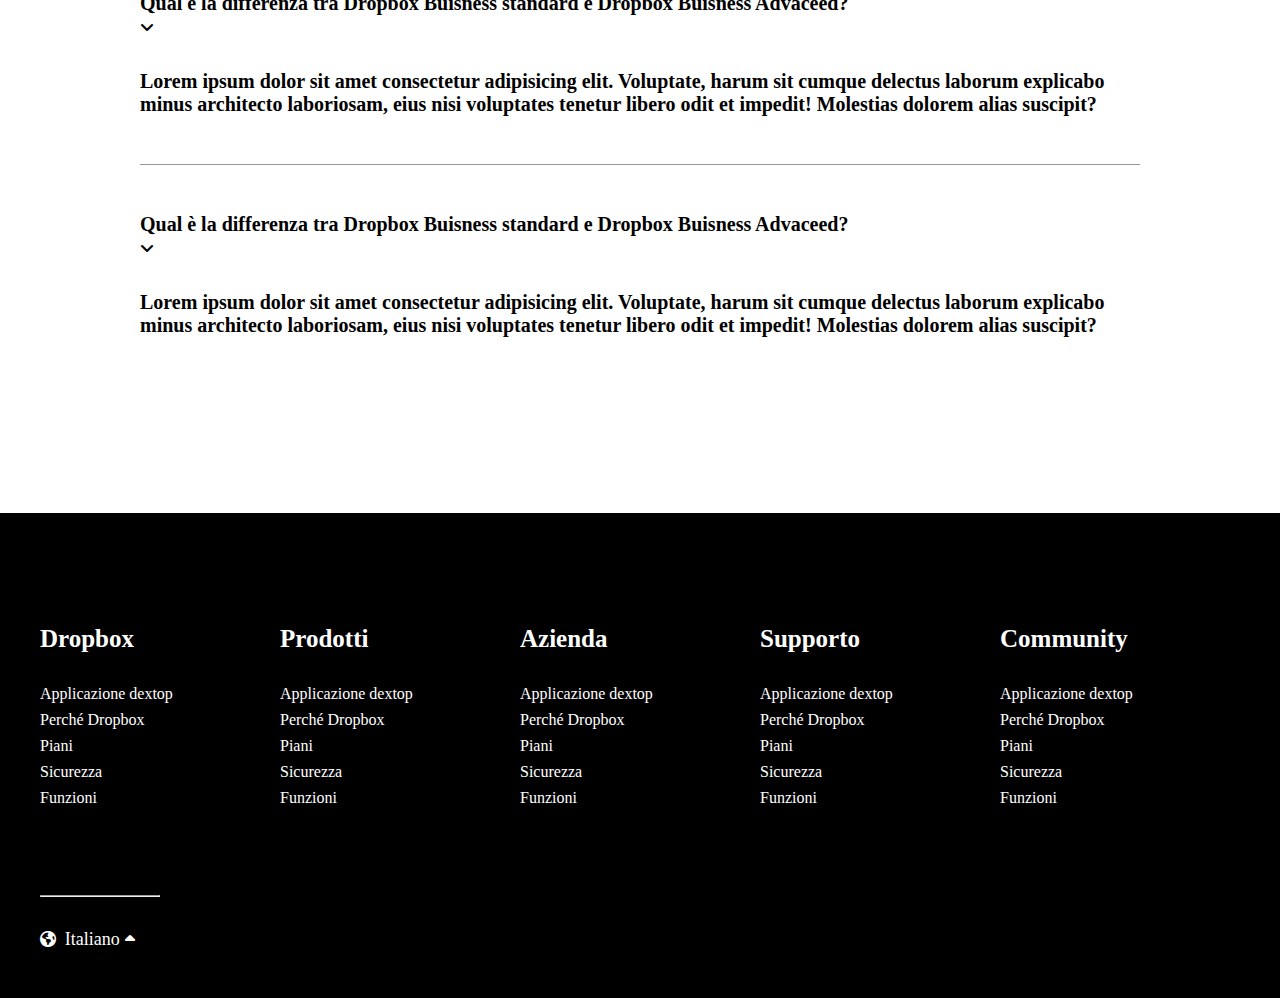
<file: bonus.html>
<!DOCTYPE html>
<html lang="en">

<head>
    <link rel="stylesheet" href="https://cdnjs.cloudflare.com/ajax/libs/font-awesome/6.1.1/css/all.min.css">
    <link rel="stylesheet" href="css/style.css">
    <link rel="stylesheet" href="css/bonus.css">
    <meta charset="UTF-8">
    <meta http-equiv="X-UA-Compatible" content="IE=edge">
    <meta name="viewport" content="width=device-width, initial-scale=1.0">
    <title>Dropbox</title>
</head>

<body>
    <header>
        <div class="header-container flex">
            <div class="main-column flex">
                <div class="header-column"><img src="img/logo-small.png" alt=""></div>
                <div class="header-column"><a href="">Perché Dropbox</a></div>
                <div class="header-column"><a href="">Funzioni</a></div>
                <div class="header-column"><a href="">Piani e prezzi</a></div>
            </div>
            <div class="main-column main-column-right flex">
                <div class="header-column"><a href="">Supporto</a></div>
                <div class="header-column"><a href="">Contatta l'ufficio vendite</a></div>
                <div class="header-column"><a href="">Accedi</a></div>
                <div class="header-column"><a class="header-button" href="">Inizia</a></div>

            </div>

        </div>

    </header>

    <main>
        <div class=" section-blue">
            <div class="big-container relative">
                <h1>Tutto ciò che ti serve per il lavoro, in un unico posto</h1>
                <div class="flex">
                    <div>
                        <p>Finalmente tutti i tuoi strumenti, contenuti e collaboratori sono accessibili dallo stesso
                            posto.
                            Dropbox buisness è più di uno spazio di archiviazione sicuro: è un modo intelligente e
                            integrato pe ottimizzare il flusso di lavoro esistente.
                        </p>
                        <a class="header-button section-blue-button" href="">Inizia la tua prova gratuita</a>
                        <div class="button-description">Annulla in qualsiasi momento</div>
                        <div class="section-blue-icon">
                            <i class="fa-solid fa-arrow-down"></i>
                        </div>
                    </div>
                    <div><img src="img/jumbo.png" alt=""></div>
                </div>
            </div>
        </div>
        <div class=" section-2">
            <div class="small-container">
                <h1 style="font-size: 50px; font-weight: bold;" class="pad-bottom-biggest">Trova il piano buisness che
                    fa per te</h1>
                <div class="pad-bottom-big">
                    <input type="radio" name="" id=""> <span class="radio-button">Fatturazione mensile</span>
                    <input type="radio" name="" id=""> <span class="radio-button">Fatturazione annuale</span>
                </div>
                <div class="flex gap pad-bottom-biggest">
                    <div class="column">
                        <div class="card">
                            <div class="card-title"><i class="fa-solid fa-user"></i><span> Singolo</span></div>
                            <div class="card-subtitle">
                                <div class="pad-bottom-medium">
                                    <h2>Professional</h2>
                                </div>
                                <div class="pad-bottom-small bold">$12.00</div>
                                <div class="pad-bottom-biggest color-grey">/mese</div>
                                <div class="pad-bottom-biggest">
                                    <ul>
                                        <li>
                                            <div class="flex pad-bottom-medium">
                                                <div class="column-no-grow icons"><i class="fa-solid fa-user"></i></div>
                                                <div class="column"> 1 utente</div>
                                            </div>
                                        </li>
                                        <li>
                                            <div class="flex pad-bottom-medium">
                                                <div class="column-no-grow icons"><i class="fa-solid fa-folder"></i>
                                                </div>
                                                <div class="column"> 5 TB di spazio di archiviazione sicuro</div>
                                            </div>
                                        </li>
                                        <li>
                                            <div class="flex">
                                                <div class="column-no-grow icons"><i
                                                        class="fa-solid fa-circle-nodes"></i></div>
                                                <div class="column">Funzioni di produttività premium e condivisione file
                                                    semplice e sicura</div>
                                            </div>
                                        </li>
                                    </ul>
                                </div>
                                <div class="button-position pad-bottom-biggest">
                                    <a class="header-button pad-bottom-biggest" href="">Prova gratis per 30 giorni</a>
                                    <div style="margin-top: 1.5rem;">Oppure <a style="color: blue;" href="">acquista
                                            ora</a></div>
                                </div>
                                <div class="pad-bottom-big">
                                    <h4>Punti salienti del piano</h4>
                                </div>
                                <div class="pad-bottom-medium">
                                    <ul>
                                        <li>
                                            <div class="flex pad-bottom-medium">
                                                <div class="column-no-grow icons"><i style="color: #0061FF;"
                                                        class="fa-solid fa-check"></i></div>
                                                <div class="column"> Inviate files fino a 100gb con dropbox Transfert
                                                </div>
                                            </div>
                                        </li>
                                        <li>
                                            <div class="flex pad-bottom-medium">
                                                <div class="column-no-grow icons"><i style="color: #0061FF;"
                                                        class="fa-solid fa-check"></i></div>
                                                <div class="column"> Cartelle offline su dispositivi mobili</div>
                                            </div>
                                        </li>

                                    </ul>
                                </div>

                            </div>
                        </div>
                    </div>
                    <div class="column">
                        <div class="card">
                            <div class="card-title"><i class="fa-solid fa-users"></i><span> Team</span></div>
                            <div class="card-subtitle">
                                <div class="pad-bottom-medium">
                                    <h2>Advanced</h2>
                                </div>
                                <div class="pad-bottom-small bold">$18.00</div>
                                <div class="pad-bottom-biggest color-grey">/utente/mese</div>
                                <div class="pad-bottom-biggest">
                                    <ul>
                                        <li>
                                            <div class="flex pad-bottom-medium">
                                                <div class="column-no-grow icons"><i class="fa-solid fa-users"></i>
                                                </div>
                                                <div class="column"> 3 o più utenti</div>
                                            </div>
                                        </li>
                                        <li>
                                            <div class="flex pad-bottom-medium">
                                                <div class="column-no-grow icons"><i class="fa-solid fa-folder"></i>
                                                </div>
                                                <div class="column"> Tutto lo spazio di cui ha bisogno il tuo team</div>
                                            </div>
                                        </li>
                                        <li>
                                            <div class="flex">
                                                <div class="column-no-grow icons"><i
                                                        class="fa-solid fa-circle-nodes"></i></div>
                                                <div class="column">Sofisticate funzioni di controllo per tenere al
                                                    sicuro tutti i dati del tuo team</div>
                                            </div>
                                        </li>
                                    </ul>
                                </div>
                                <div class="button-position pad-bottom-biggest">
                                    <a class="header-button pad-bottom-biggest" href="">Prova gratis per 30 giorni</a>
                                    <div style="margin-top: 1.5rem;">Oppure <a style="color: blue;" href="">acquista
                                            ora</a></div>
                                </div>
                                <div class="pad-bottom-big">
                                    <h4>Punti salienti del piano</h4>
                                </div>
                                <div class="pad-bottom-medium">
                                    <ul>
                                        <li>
                                            <div class="flex pad-bottom-medium">
                                                <div class="column-no-grow icons"><i style="color: #0061FF;"
                                                        class="fa-solid fa-check"></i></div>
                                                <div class="column"> Nessun lmite di spazio per i files</div>
                                            </div>
                                        </li>
                                        <li>
                                            <div class="flex pad-bottom-medium">
                                                <div class="column-no-grow icons"><i style="color: #0061FF;"
                                                        class="fa-solid fa-check"></i></div>
                                                <div class="column"> Cartelle offline su dispositivi mobili</div>
                                            </div>
                                        </li>
                                        <li>
                                            <div class="flex pad-bottom-medium">
                                                <div class="column-no-grow icons"><i style="color: #0061FF;"
                                                        class="fa-solid fa-check"></i></div>
                                                <div class="column"> Risparmo 50% rispetto ad iscrizione singola</div>
                                            </div>
                                        </li>
                                        <li>
                                            <div class="flex pad-bottom-medium">
                                                <div class="column-no-grow icons"><i style="color: #0061FF;"
                                                        class="fa-solid fa-check"></i></div>
                                                <div class="column"> Puoi inserire nuovi membri nel team</div>
                                            </div>
                                        </li>
                                        <li>
                                            <div class="flex pad-bottom-medium">
                                                <div class="column-no-grow icons"><i style="color: #0061FF;"
                                                        class="fa-solid fa-check"></i></div>
                                                <div class="column"> Gestione dei permessi in base ai ruoli</div>
                                            </div>
                                        </li>
                                    </ul>
                                </div>
                            </div>
                        </div>
                    </div>
                    <div class="column">
                        <div class="card">
                            <div class="card-title"><i class="fa-solid fa-building"></i><span> Azienda</span></div>
                            <div class="card-subtitle">
                                <div class="pad-bottom-medium">
                                    <h2>Enterprise</h2>
                                </div>
                                <div class="pad-bottom-small bold">Contattaci</div>
                                <div class="pad-bottom-biggest">.</div>
                                <div class="pad-bottom-biggest">
                                    <ul>
                                        <li>
                                            <div class="flex pad-bottom-medium">
                                                <div class="column-no-grow icons"><i class="fa-solid fa-user"></i></div>
                                                <div class="column"> 10 o più utenti</div>
                                            </div>
                                        </li>
                                        <li>
                                            <div class="flex pad-bottom-medium">
                                                <div class="column-no-grow icons"><i class="fa-solid fa-folder"></i>
                                                </div>
                                                <div class="column"> Soluzioni personalizzabili per la tua azienda</div>
                                            </div>
                                        </li>
                                        <li>
                                            <div class="flex">
                                                <div class="column-no-grow icons"><i
                                                        class="fa-solid fa-circle-nodes"></i></div>
                                                <div class="column">Assistenza personalizzata per aiutare gli
                                                    amministratori in na gestione su larga scala</div>
                                            </div>
                                        </li>
                                    </ul>
                                </div>
                                <div class="button-position pad-bottom-biggest">
                                    <a class="header-button pad-bottom-biggest" href="">Prova gratis per 30 giorni</a>
                                    <div style="margin-top: 1.5rem;">Oppure <a style="color: blue;" href="">acquista
                                            ora</a></div>
                                </div>
                                <div class="pad-bottom-big">
                                    <h4>Punti salienti del piano</h4>
                                </div>
                                <div class="pad-bottom-medium">
                                    <ul>
                                        <li>
                                            <div class="flex pad-bottom-medium">
                                                <div class="column-no-grow icons"><i style="color: #0061FF;"
                                                        class="fa-solid fa-check"></i></div>
                                                <div class="column"> Servizio assistenza h24</div>
                                            </div>
                                        </li>
                                        <li>
                                            <div class="flex pad-bottom-medium">
                                                <div class="column-no-grow icons"><i style="color: #0061FF;"
                                                        class="fa-solid fa-check"></i></div>
                                                <div class="column"> Cartelle offline su dispositivi mobili</div>
                                            </div>
                                        </li>
                                        <li>
                                            <div class="flex pad-bottom-medium">
                                                <div class="column-no-grow icons"><i style="color: #0061FF;"
                                                        class="fa-solid fa-check"></i></div>
                                                <div class="column"> Possibilità di personalizzazione totale</div>
                                            </div>
                                        </li>
                                    </ul>
                                </div>
                            </div>
                        </div>
                    </div>
                </div>
                <div class="sub-card">
                    <div class="card-title"><i class="fa-solid fa-building"></i><span> Team</span></div>
                    <div class="card-subtitle">
                        <div class="flex ">

                            <div class="column">
                                <div class="pad-bottom-medium">
                                    <h2>Professional</h2>
                                </div>
                                <div class="pad-bottom-biggest bold">Contatta l'ufficio vendite per i prezzi</div>
                                <div>Soluzioni personalizzate e supporto su misura per aiutare i professionisti IT nella
                                    gestione su qualsiasi scala.</div>
                            </div>

                            <div style="width:35%;" class="column">
                                <a href="" class="header-button" style="padding: .7rem 2rem; ">Contatta l'ufficio
                                    vendite</a>
                            </div>
                        </div>
                    </div>

                </div>
            </div>
        </div>
        <div class=" section-3">
            <div class="small-container">
                <div class="flex">
                    <div class="section-3-img-container"><img src="img/partner.png" alt=""></div>
                    <div class="section-3-description-container">
                        <h2>Entra in contatto con un partner Dropbox</h2>
                        <p>Trova un partner Dropbox e HelloSign di fiducia. Ottieni le soluzionied i servizi necessari
                            per raggiungere i tuoi obbiettivi aziendali, tra cui implementazione, integrazione,gestione
                            e supporto continui.</p>
                        <a class="white-button" href="">Trova un partner</a>
                    </div>

                </div>
            </div>
        </div>
        <div class=" section-4">
            <div class="small-container">
                <h1>Esegui più operazioni con Dropbox Buisness</h1>
                <div class=" wrap-fix-column flex">
                    <div class="column">
                        <img src="img/business-feature-switching-tools.png" alt="">
                        <h2>Passa di meno da uno strumento all'altro</h2>
                        <p>Porta a termine le attività quotidiane con un solo strumento.Crea, modifica e condividi
                            contenuti cloud da documenti,fogli e prestazioni di google, file Microsoft Office e Dropbox
                            Paper direttamente da Dropbox.</p>
                    </div>
                    <div class="column">
                        <img src="img/business-feature-send-files-it.png" alt="">
                        <h2>Passa di meno da uno strumento all'altro</h2>
                        <p>Porta a termine le attività quotidiane con un solo strumento.Crea, modifica e condividi
                            contenuti cloud da documenti,fogli e prestazioni di google, file Microsoft Office e Dropbox
                            Paper direttamente da Dropbox.</p>
                    </div>
                    <div class="column">
                        <img src="img/business-feature-coordinate-it.png" alt="">
                        <h2>Passa di meno da uno strumento all'altro</h2>
                        <p>Porta a termine le attività quotidiane con un solo strumento.Crea, modifica e condividi
                            contenuti cloud da documenti,fogli e prestazioni di google, file Microsoft Office e Dropbox
                            Paper direttamente da Dropbox.</p>
                    </div>
                    <div class="column">
                        <img src="img/business-feature-integrations-it.png" alt="">
                        <h2>Passa di meno da uno strumento all'altro</h2>
                        <p>Porta a termine le attività quotidiane con un solo strumento.Crea, modifica e condividi
                            contenuti cloud da documenti,fogli e prestazioni di google, file Microsoft Office e Dropbox
                            Paper direttamente da Dropbox.</p>
                    </div>
                    <div class="column">
                        <img src="img/business-feature-multi-device.png" alt="">
                        <h2>Passa di meno da uno strumento all'altro</h2>
                        <p>Porta a termine le attività quotidiane con un solo strumento.Crea, modifica e condividi
                            contenuti cloud da documenti,fogli e prestazioni di google, file Microsoft Office e Dropbox
                            Paper direttamente da Dropbox.</p>
                    </div>
                    <div class="column">
                        <img src="img/business-feature-security.png" alt="">
                        <h2>Passa di meno da uno strumento all'altro</h2>
                        <p>Porta a termine le attività quotidiane con un solo strumento.Crea, modifica e condividi
                            contenuti cloud da documenti,fogli e prestazioni di google, file Microsoft Office e Dropbox
                            Paper direttamente da Dropbox.</p>
                    </div>
                </div>
            </div>

        </div>
        <div class=" section-5">
            <div class="small-container">
                <h1>Più di 500.000 team utilizzano Dropbox Buisness</h1>
                <a href="">Scopri di più sui nostri clienti</a>
            </div>
        </div>
        <div class=" section-6">
            <div class="full-screen">
                <div class="flex ">
                    <div class="column basis-0 partition">
                        <div class="flex basis-0flex-center">
                            <div style="background-color: #A2D39B; border: .7rem solid #D1E9CD;"
                                class="column flex flex-center half-partition"><img src="img/designit.svg" alt=""></div>
                            <div style="background-color: #61082B;" class="column flex flex-center half-partition"><img
                                    src="img/arizona_state_university.svg" alt=""></div>
                        </div>
                        <div class="flex basis-0">
                            <div style="background-color: #0093CE;" class="column flex flex-center half-partition"><img
                                    src="img/university_of_florida.svg" alt=""></div>
                            <div style="background-color:#FF1C1C;" class="column flex flex-center half-partition"><img
                                    src="img/topps.svg" alt=""></div>
                        </div>
                    </div>
                    <div class="column basis-0 logo partition">
                        <div class="little-container">
                            <div><img style="width: 300px; filter: none;" src="img/designit.svg" alt=""></div>
                            <div class="section-6-br-line">
                                <hr>
                            </div>
                            <p style="padding-bottom: 3rem;">"Lorem ipsum dolor sit amet consectetur, adipisicing elit.
                                Magnam, nisi unde atque aliquid earum voluptates numquam fugiat dolores vitae,
                                voluptatibus quis magni repellendus optio ipsum odio dicta repellat ratione laudantium?
                                Lorem ipsum dolor sit amet consectetur adipisicing elit. Deleniti perferendis, iste
                                reprehenderit molestias enim ad suscipit optio possimus dolores consequatur similique
                                itaque adipisci culpa officiis asperiores, saepe a exercitationem voluptate! "</p>
                            <span>Morthen Tompsen, iliad Group RL</span>
                        </div>
                    </div>
                    <div class="column basis-0 partition">
                        <div class="flex basis-0">
                            <div style="background-color: #D5001F;" class="column flex flex-center half-partition"><img
                                    src="img/world_bicycle_relief.svg" alt=""></div>
                            <div style="background-color: #B4D0E7;" class="column flex flex-center half-partition"><img
                                    src="img/hearst_corp.svg" alt=""></div>
                        </div>
                        <div class="flex ">
                            <div style="background-color: #0D2481;"
                                class="column basis-0 flex flex-center half-partition"><img src="img/lonely_planet.svg"
                                    alt=""></div>
                            <div style="background-color: #FFD830;"
                                class="column aspect-ratio flex flex-center half-partition"><img
                                    src="img/clear_channel.svg" alt=""></div>
                        </div>
                    </div>
                </div>
            </div>
        </div>
        <div class=" section-7">
            <div class="small-container">
                <div class="flex">
                    <div class="section7-purple-title">Porta Dropbox Buisness nella tua azienda.</div>
                    <a class="white-button" href="">Inizia la tua prova gratuita</a>
                </div>

            </div>
        </div>
        <div class=" section-8">
            <div class="small-container">
                <div class="flex-column">
                    <div class="title question">Domande frequenti</div>

                    <div class="question relative">

                        <div> Qual è la differenza tra Dropbox Buisness standard e Dropbox Buisness Advaceed?</div>
                        <i class="question-icon fa-solid fa-angle-down"></i>
                        <p style="padding-top: 2rem;" class="hidden">Lorem ipsum dolor sit amet consectetur adipisicing
                            elit. Voluptate, harum sit cumque delectus laborum explicabo minus architecto laboriosam,
                            eius nisi voluptates tenetur libero odit et impedit! Molestias dolorem alias suscipit?</p>
                    </div>

                    <div class="question relative">

                        <div> Qual è la differenza tra Dropbox Buisness standard e Dropbox Buisness Advaceed?</div>
                        <i class="question-icon fa-solid fa-angle-down"></i>
                        <p style="padding-top: 2rem;" class="hidden">Lorem ipsum dolor sit amet consectetur adipisicing
                            elit. Voluptate, harum sit cumque delectus laborum explicabo minus architecto laboriosam,
                            eius nisi voluptates tenetur libero odit et impedit! Molestias dolorem alias suscipit?</p>
                    </div>

                    <div class="question relative">

                        <div> Qual è la differenza tra Dropbox Buisness standard e Dropbox Buisness Advaceed?</div>
                        <i class="question-icon fa-solid fa-angle-down"></i>
                        <p style="padding-top: 2rem;" class="hidden">Lorem ipsum dolor sit amet consectetur adipisicing
                            elit. Voluptate, harum sit cumque delectus laborum explicabo minus architecto laboriosam,
                            eius nisi voluptates tenetur libero odit et impedit! Molestias dolorem alias suscipit?</p>
                    </div>
                </div>
            </div>
        </div>

    </main>

    <footer>
        <div class="big-container">
            <div class="top flex">
                <div class="footer-column">
                    <h1>Dropbox</h1>
                    <span class="footer-span">Applicazione dextop</span>
                    <span class="footer-span">Perché Dropbox</span>
                    <span class="footer-span">Piani</span>
                    <span class="footer-span">Sicurezza</span>
                    <span class="footer-span">Funzioni</span>
                </div>
                <div class="footer-column">
                    <h1>Prodotti</h1>
                    <span class="footer-span">Applicazione dextop</span>
                    <span class="footer-span">Perché Dropbox</span>
                    <span class="footer-span">Piani</span>
                    <span class="footer-span">Sicurezza</span>
                    <span class="footer-span">Funzioni</span>
                </div>
                <div class="footer-column">
                    <h1>Azienda</h1>
                    <span class="footer-span">Applicazione dextop</span>
                    <span class="footer-span">Perché Dropbox</span>
                    <span class="footer-span">Piani</span>
                    <span class="footer-span">Sicurezza</span>
                    <span class="footer-span">Funzioni</span>
                </div>
                <div class="footer-column">
                    <h1>Supporto</h1>
                    <span class="footer-span">Applicazione dextop</span>
                    <span class="footer-span">Perché Dropbox</span>
                    <span class="footer-span">Piani</span>
                    <span class="footer-span">Sicurezza</span>
                    <span class="footer-span">Funzioni</span>
                </div>
                <div class="footer-column">
                    <h1>Community</h1>
                    <span class="footer-span">Applicazione dextop</span>
                    <span class="footer-span">Perché Dropbox</span>
                    <span class="footer-span">Piani</span>
                    <span class="footer-span">Sicurezza</span>
                    <span class="footer-span">Funzioni</span>
                </div>

            </div>
            <div class="br-line">
                <hr>
            </div>
            <div class="bottom">
                <i class="fa-solid fa-earth-americas"></i>
                <span class="language-padding">Italiano</span>
                <i class="fa-solid fa-caret-up"></i>
            </div>

        </div>

    </footer>
</body>

</html>
</file>
<file: css/style.css>
* {
    padding: 0;
    margin: 0;
    box-sizing: border-box;
}

.pad-bottom-small {
    padding-bottom: .5rem;
}

.pad-bottom-medium {
    padding-bottom: 1rem;
}

.pad-bottom-big {
    padding-bottom: 2rem;
}

.pad-bottom-biggest {
    padding-bottom: 3rem;
}

ul {
    list-style-type: none;
}

header {
    position: fixed;
    z-index: 100;
    width: 100%;

}

img {
    width: 100%;

}

.header-container {
    width: 100%;
    background-color: white;
    padding: 1.5rem 1rem 1.5rem 0;
    justify-content: space-between;
    align-items: center;
}

.flex {
    display: flex;
}

.main-column {
    min-width: 30%;
    align-items: center;
}

header a {
    text-decoration: none;
    color: black;
    padding: 0 2rem;
    font-size: 18px;
    font-weight: 100;
}

.header-button {
    text-decoration: none;
    background-color: #0061FF;
    padding: .5rem .7rem;
    color: white;
}

.section-blue {
    padding-top: 4rem;
    background-color: #B4D0E7;

}

.section-blue-button {
    font-size: 20px;
    font-weight: 100;
    background-color: #0B68FF;
}

.big-container {
    max-width: 1200px;
    margin: auto;
}

.small-container {
    max-width: 1000px;
    margin: auto;
}

.big-container.relative {
    position: relative;
    top: 100px;
}

.big-container img {
    width: 800px;
}

.big-container>h1 {
    font-size: 90px;
    font-weight: bolder;
    padding-bottom: 3rem;
}

.big-container p {
    font-size: 20px;
    padding: 0 0 2rem 0;
}

.button-description {
    padding: 2rem 0;
    font-size: 19px;
}

.section-blue-icon {
    font-size: 50px;
    position: absolute;
    bottom: 110px;
    left: 0;
}

/* section2 */
.section-2 {
    padding: 10rem 0;
}

.section-2 h4 {
    padding-left: .5rem;
}

.radio-button {
    padding-right: 2rem;
    font-size: 18px;
}

.gap {
    gap: 2rem;
}

.column {
    
    flex-grow: 1;
}
.basis-0{
    flex-basis:0;
}

.column-no-grow {
    flex-grow: 0;
}

.card {
    border: 1px solid grey;
    min-height: 910px;
}

.sub-card {
    border: 1px solid grey;
}

.card-title {
    padding: .5rem 0;
    border-bottom: 1px solid grey;
    text-align: center;
}

.card-subtitle {
    padding: 3rem 2rem;
}

.icons {
    padding-right: .5rem;
}

.button-position {
    margin-bottom: 2rem;
    position: relative;
    left: calc(50% - 185px/2);
}

.bold {
    font-weight: bold;
}

.color-grey {
    color: grey;
}








/* Section3 */
.section-3 {
    padding: 7rem 0;
}

.section-3 img {
    width: 660px;
    padding-right: 3rem;
}

.section-3 a {
    font-size: 20px;
    text-decoration: none;
    color: black;
    background-color: white;
    padding: .5rem .7rem;
    border: 1px solid black;
    height: 35px;
}

.section-3-description-container {
    padding: 3rem 0;
}

.section-3-description-container h2 {
    font-size: 30px;
    padding-bottom: 1rem;
}

.section-3-description-container p {
    font-size: 20px;
    padding-bottom: 2rem;
}

/* Section4 */
.section-4 {
    padding: 3rem 0;
}

.section-4 h1 {
    font-size: 50px;
    padding-bottom: 4rem;
}

.section-4 h2 {
    font-size: 28px;
    padding-bottom: 2rem;
}

.section-4 p {
    font-size: 19px;

}

.wrap-fix-column {
    width: 100%;
    flex-wrap: wrap;
    justify-content: space-between;
    column-gap: 20px;
    row-gap: 3rem;
}

.section-4 .column {
    min-height: 400px;
    width: calc((100% - 20px*3) / 3);
}

.section-4 img {
    width: 100%;
}

/* Section5 */
.section-5 {
    padding: 7rem 0;
}

.section-5 h1 {
    width: 70%;
    font-size: 50px;
    padding-bottom: 4rem;
}

.section-5 a {
    color: blue;
    font-size: 20px;
}

/* Section6 */
.section-6 {
    padding-top: 3rem;
}

.section-6 img {
    width: 150px;
    filter: invert(1);
}

.little-container {
    padding: 3rem 3rem;
}

.full-screen {
    width: 100%;

}

.flex-center {
    justify-content: center;
    align-items: center;
}

.logo {
    background-color: #F5F5F5;
}

.partition {
    width: calc(100% / 3);

}

.half-partition {
    width: 50%;
    height: calc(100vw / 6);
}

.section-6-br-line {
    width: 120px;
    padding: 3rem 0 3rem 0;
    ;
}

/* section7 */
.section-7 {
    background-color: #B4D0E7;
    padding: 7rem 0;
}

.section7-purple-title {
    font-weight: bold;
    color: #61082B;
    font-size: 50px;
    flex-basis: 60%;
}

.section-7 .flex {
    justify-content: space-between;
}

.section-7 a {
    font-size: 18px;
    text-decoration: none;
    color: black;
    background-color: white;
    padding: .5rem 3rem;
    margin-top: 5px;
    height: 35px;
}




/* Lastsection */
.section-8 {
    padding: 8rem 0;
}

.question {
    justify-content: space-between;
    flex-basis: 200px;
    border-top: 1px solid #999999;
    padding: 3rem 0;
    font-size: 20px;
    font-weight: bold;

}

.title.question {
    border-top: 0;
    font-size: 50px;
    font-weight: bold;
}

main .last-question {
    border-bottom: 1px solid #999999;
}

.question i {
    font-size: 16px;
    font-weight: bold;
    padding-right: 3rem;
}











/* Footer */
footer {
    color: white;
    background-color: black;
    padding: 7rem 0 3rem 0;
}

.br-line {
    width: 120px;
    padding: 5rem 0 2rem 0;
    color: white;

}

.footer-span {
    display: block;
    padding-bottom: .5rem;
}

.top-flex {
    row-gap: 16px;

}

.footer-column {
    flex-grow: 1;
}

footer h1 {
    font-size: 25px;
    padding-bottom: 2rem;
}

.language-padding {
    padding-left: .3rem;
    padding-right: .1rem;
    font-size: 18px;
}
</file>
<file: css/bonus.css>
/* hover sui buttons */
.header-button:hover{
     background-color:#0037ff ;
 }
 .white-button:hover{
     background-color: rgba(211, 211, 211, 0.838);     
 }
 .header-button:active{
    background-color:#0328b0 ;
}
.white-button:active{
    background-color: rgba(10, 10, 10, 0.838);    
    color: white; 
}
</file>
